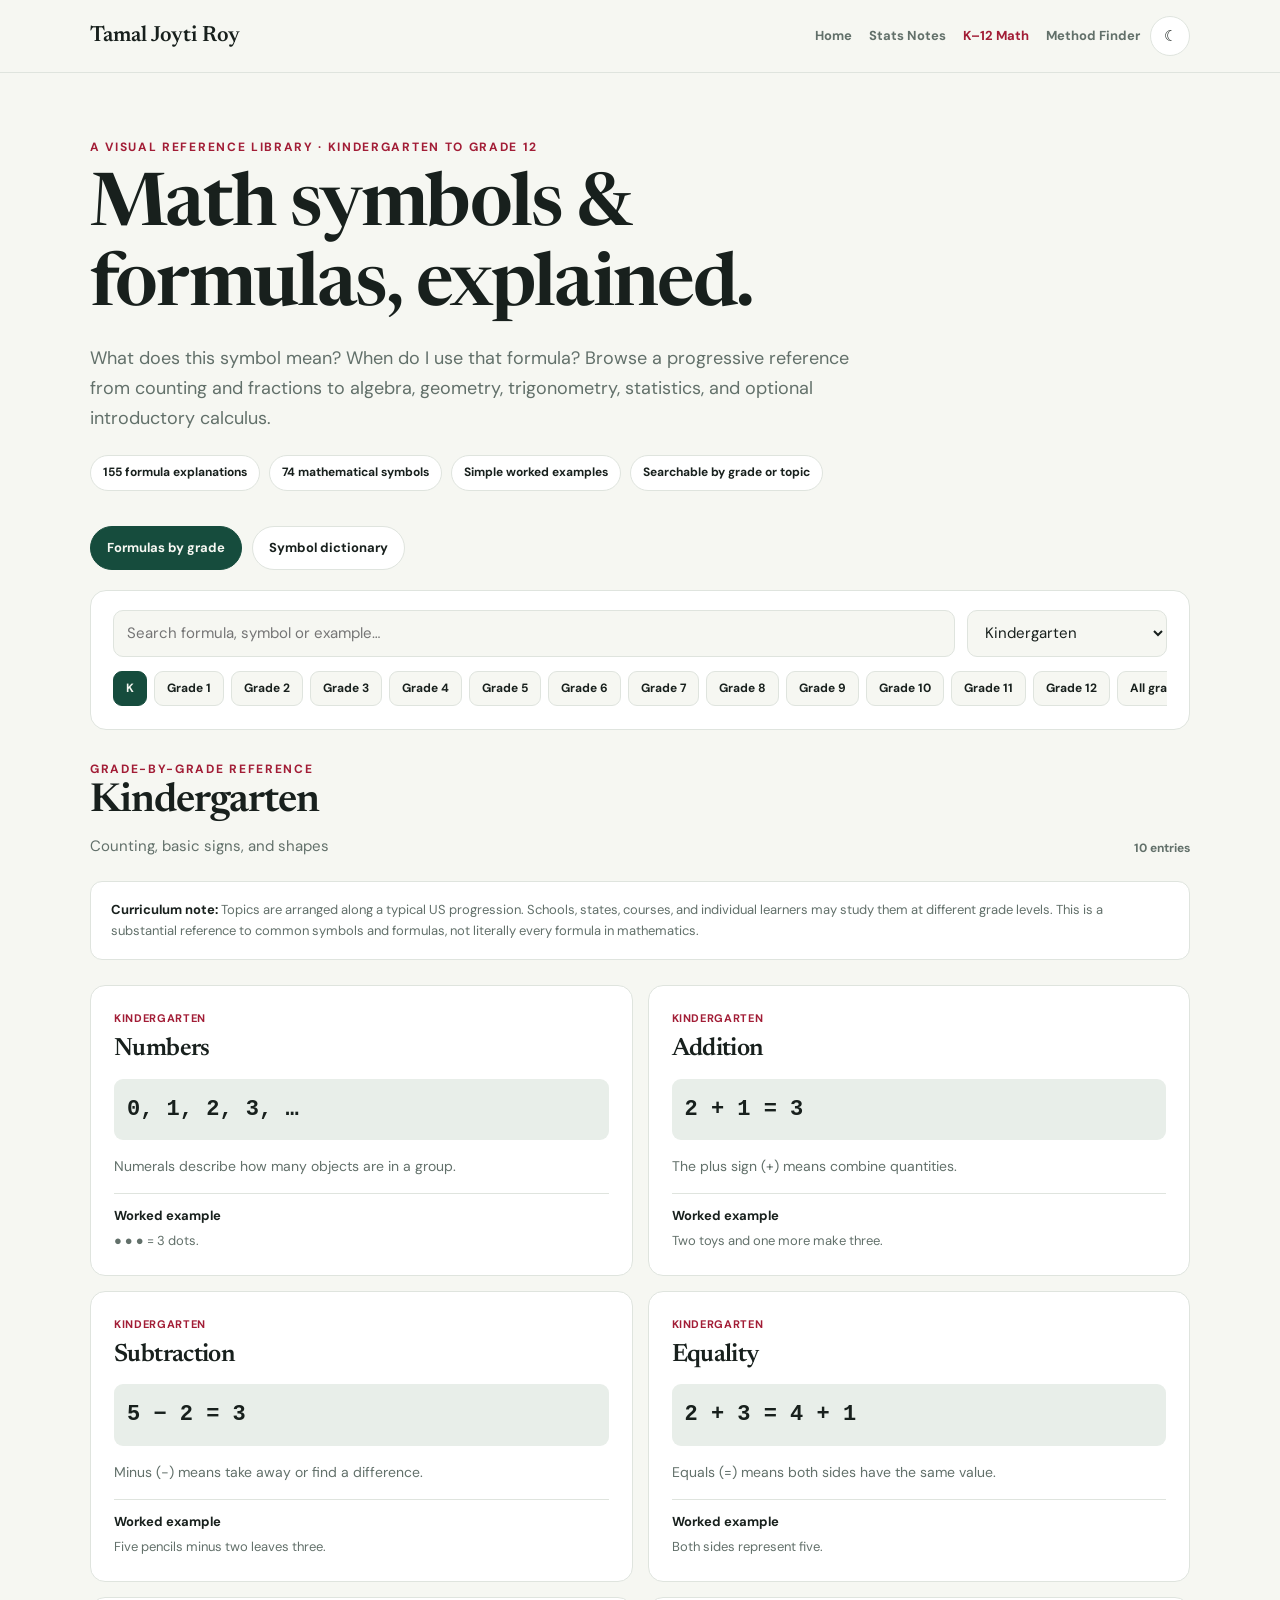
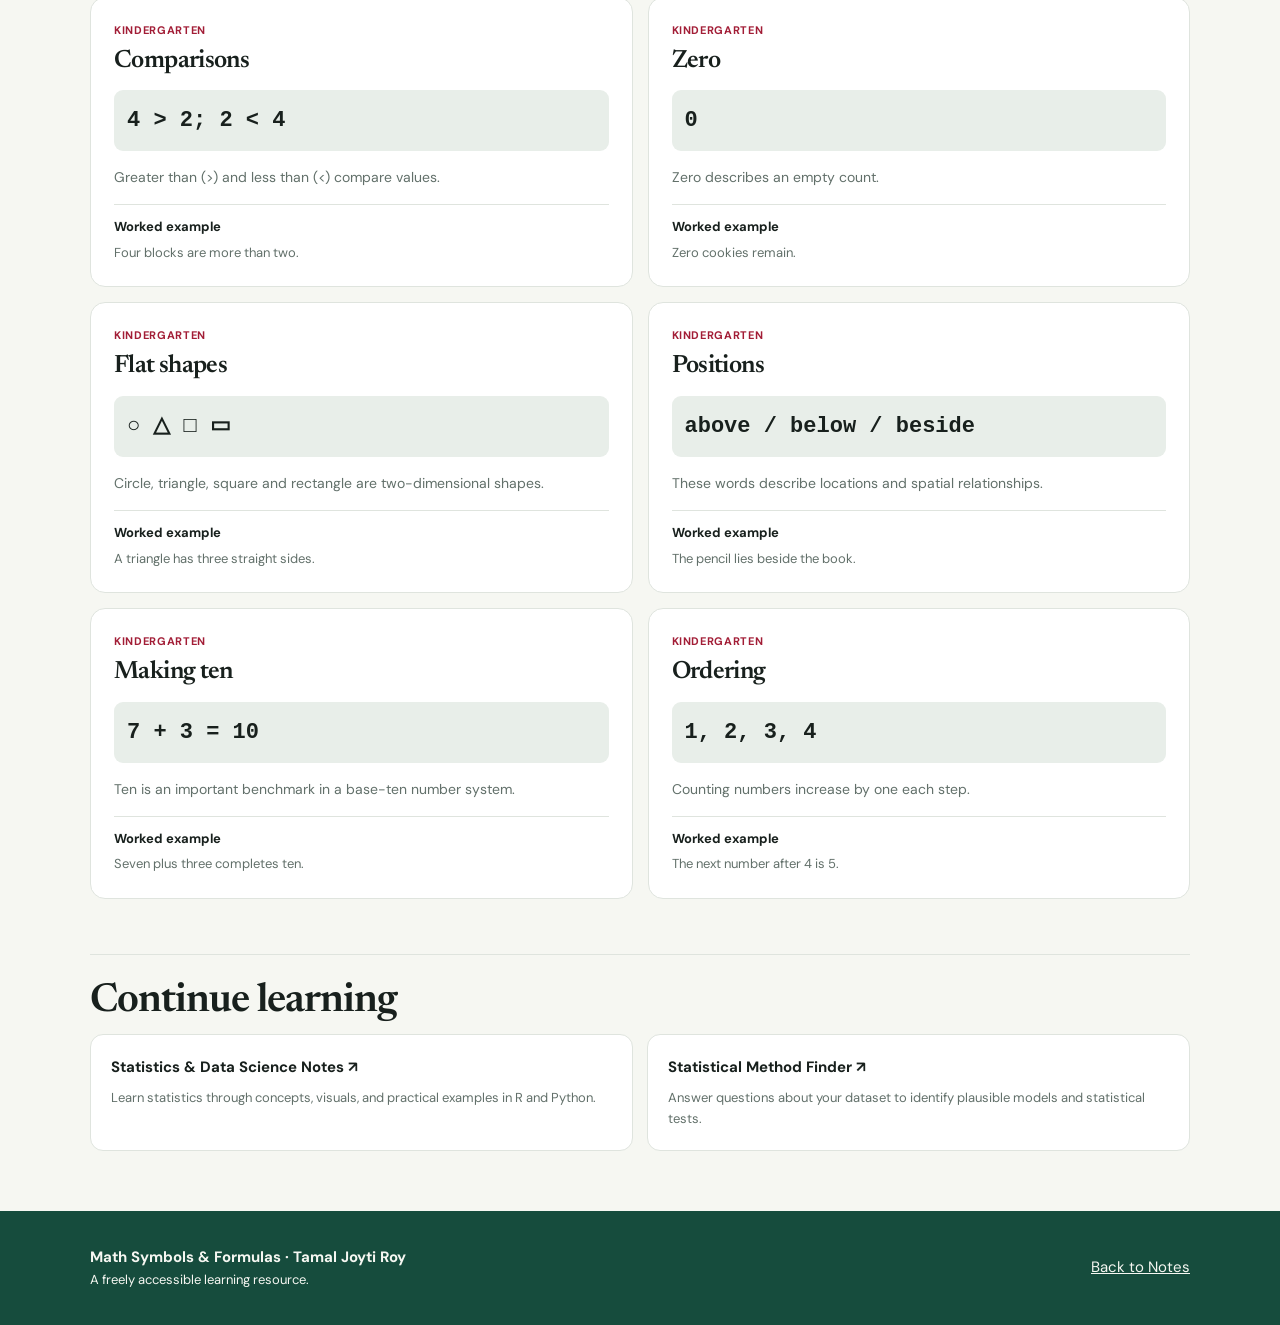
<file: math-symbols.html>
<!doctype html>
<html lang="en">
<head><meta charset="utf-8"><meta name="viewport" content="width=device-width,initial-scale=1">
<title>K–12 Math Symbols & Formulas | Tamal Joyti Roy</title>
<meta name="description" content="Search a progressive K–12 guide to mathematical symbols, formulas, definitions, and worked examples.">
<link rel="icon" href="favicon.svg" type="image/svg+xml">
<link rel="preconnect" href="https://fonts.googleapis.com"><link rel="preconnect" href="https://fonts.gstatic.com" crossorigin>
<link href="https://fonts.googleapis.com/css2?family=DM+Sans:wght@400;500;600;700&family=Newsreader:opsz,wght@6..72,500;6..72,600&display=swap" rel="stylesheet">
<script>(function(){var t;try{t=localStorage.getItem('theme')}catch(e){};if(t!=='dark'&&t!=='light')t=matchMedia('(prefers-color-scheme: dark)').matches?'dark':'light';document.documentElement.dataset.theme=t})();</script>
<style>
:root{--ink:#18201d;--muted:#62706a;--paper:#f6f7f2;--card:#fff;--accent:#a21d36;--green:#164c3d;--line:#dfe4de;--tint:#e8eee9;--nav:rgba(246,247,242,.94)}
[data-theme=dark]{color-scheme:dark;--ink:#e8ece9;--muted:#a0aea8;--paper:#0f1613;--card:#1a2320;--accent:#e85d75;--green:#7cc3a9;--line:#2a3530;--tint:#15251d;--nav:rgba(15,22,19,.94)}
*{box-sizing:border-box}html{scroll-behavior:smooth}body{margin:0;background:var(--paper);color:var(--ink);font:15px/1.65 "DM Sans",sans-serif}
button,input,select{font:inherit}button{cursor:pointer}a{color:var(--green)}:focus-visible{outline:3px solid var(--accent);outline-offset:3px}
.wrap{width:min(1100px,calc(100% - 38px));margin:0 auto}
.site-nav{position:sticky;z-index:10;top:0;background:var(--nav);border-bottom:1px solid var(--line);backdrop-filter:blur(14px)}
.site-nav .wrap{display:flex;min-height:72px;align-items:center;justify-content:space-between;gap:14px}.brand{font:600 22px Newsreader,serif;text-decoration:none;color:var(--ink)}
.navlinks{display:flex;gap:17px;align-items:center}.navlinks a{font-size:13px;color:var(--muted);font-weight:700;text-decoration:none}.navlinks a:hover,.navlinks a[aria-current]{color:var(--accent)}
.theme,.menu{border:1px solid var(--line);border-radius:50%;background:var(--card);color:var(--ink);height:40px;width:40px}.menu{display:none}
.hero{padding:65px 0 35px}.kicker{color:var(--accent);font-size:12px;text-transform:uppercase;letter-spacing:.14em;font-weight:700}
h1,h2,h3{font-family:Newsreader,serif;line-height:1.1;letter-spacing:-.025em}h1{font-weight:600;font-size:clamp(47px,7vw,73px);margin:10px 0 16px;max-width:810px}
h2{font-size:clamp(28px,3.7vw,40px);font-weight:600;margin:0 0 10px}h3{font-size:25px;font-weight:600;margin:0 0 8px}
.lead{color:var(--muted);font-size:18px;max-width:790px;margin:0}.micro{font-size:13px;color:var(--muted)}
.stats{display:flex;flex-wrap:wrap;gap:9px;margin-top:22px}.stat{padding:7px 12px;border:1px solid var(--line);border-radius:999px;background:var(--card);font-size:12px;font-weight:700}
.tabrow{display:flex;gap:10px;flex-wrap:wrap;margin-bottom:20px}.tab{border:1px solid var(--line);color:var(--ink);background:var(--card);border-radius:999px;padding:10px 16px;font-weight:700;font-size:13px}
.tab.active{background:var(--green);border-color:var(--green);color:var(--paper)}[data-theme=dark] .tab.active{color:#0e1510}
.tool{background:var(--card);border:1px solid var(--line);border-radius:16px;padding:19px 22px;margin-bottom:20px}
.filters{display:grid;grid-template-columns:1fr 200px;gap:12px}.filters input,.filters select{width:100%;min-height:47px;border:1px solid var(--line);border-radius:10px;background:var(--paper);color:var(--ink);padding:9px 13px}.gradebar{display:flex;overflow:auto;gap:7px;margin-top:14px;padding-bottom:4px}
.gradebar button{border:1px solid var(--line);border-radius:9px;white-space:nowrap;background:var(--paper);color:var(--ink);padding:7px 12px;font-size:12px;font-weight:700}.gradebar button[aria-pressed=true]{background:var(--green);color:var(--paper);border-color:var(--green)}[data-theme=dark] .gradebar button[aria-pressed=true]{color:#0e1510}
.chapter-info{display:flex;align-items:flex-end;justify-content:space-between;gap:18px;padding:10px 0 22px}.chapter-info p{margin:0;color:var(--muted)}.count{color:var(--muted);font-size:12px;font-weight:700}
.cards{display:grid;grid-template-columns:repeat(2,minmax(0,1fr));gap:15px;margin-bottom:55px}
.card{background:var(--card);border:1px solid var(--line);border-radius:15px;padding:23px;min-width:0}
.card .tag{font-size:11px;color:var(--accent);font-weight:700;letter-spacing:.06em;text-transform:uppercase}
.card h3{margin-top:9px}.formula{font-family:ui-monospace,"SFMono-Regular",Consolas,monospace;font-weight:700;font-size:clamp(16px,2vw,22px);padding:13px;border-radius:9px;background:var(--tint);overflow-wrap:anywhere;line-height:1.6;margin:15px 0}
.card p{color:var(--muted);margin:10px 0;font-size:14px}.example{border-top:1px solid var(--line);padding-top:11px;margin-top:15px;font-size:13px}.example strong{color:var(--ink)}.example span{display:block;color:var(--muted);margin-top:4px}
.symbol{display:flex;align-items:center;justify-content:center;min-height:72px;font:600 34px "Newsreader",serif;border:1px solid var(--line);border-radius:10px;background:var(--tint);margin-top:13px}
.note{border:1px solid var(--line);border-radius:12px;padding:17px 20px;background:var(--card);margin-bottom:25px;font-size:13px;color:var(--muted)}
.note strong{color:var(--ink)}.empty{padding:40px;text-align:center;border:1px dashed var(--line);border-radius:15px;color:var(--muted);grid-column:1/-1}
.resources{padding:25px 0 60px;border-top:1px solid var(--line)}.resource-grid{display:grid;grid-template-columns:repeat(2,1fr);gap:14px}.resource{display:block;text-decoration:none;color:var(--ink);background:var(--card);border:1px solid var(--line);border-radius:13px;padding:20px}.resource span{font-weight:700}.resource p{color:var(--muted);font-size:13px;margin:7px 0 0}
footer{padding:34px 0;background:var(--green);color:var(--paper)}footer .wrap{display:flex;justify-content:space-between;gap:20px;align-items:center}footer a{color:inherit}
@media(max-width:760px){.cards,.resource-grid{grid-template-columns:1fr}.hero{padding:46px 0 24px}.navlinks{display:none;position:absolute;top:72px;left:0;right:0;background:var(--card);border-bottom:1px solid var(--line);padding:20px;flex-direction:column;align-items:flex-start}.navlinks.open{display:flex}.menu{display:inline-block}.filters{grid-template-columns:1fr}.chapter-info{display:block}.chapter-info p{margin:10px 0}.lead{font-size:16px}.card{padding:18px}footer .wrap{display:block}}
@media(prefers-reduced-motion:reduce){html{scroll-behavior:auto}}
</style></head><body>
<nav class="site-nav"><div class="wrap"><a href="index.html" class="brand">Tamal Joyti Roy</a><div style="display:flex;align-items:center;gap:10px"><div class="navlinks" id="navlinks"><a href="index.html">Home</a><a href="notes.html">Stats Notes</a><a href="math-symbols.html" aria-current="page">K–12 Math</a><a href="method-finder.html">Method Finder</a></div><button id="theme" class="theme" type="button" aria-label="Toggle dark mode">☾</button><button id="menu" class="menu" type="button" aria-label="Open menu" aria-expanded="false">☰</button></div></div></nav>
<main><header class="hero wrap"><div class="kicker">A visual reference library · Kindergarten to Grade 12</div><h1>Math symbols & formulas, explained.</h1><p class="lead">What does this symbol mean? When do I use that formula? Browse a progressive reference from counting and fractions to algebra, geometry, trigonometry, statistics, and optional introductory calculus.</p><div class="stats"><span class="stat" id="formula-count">Core formulas</span><span class="stat" id="symbol-count">Symbol glossary</span><span class="stat">Simple worked examples</span><span class="stat">Searchable by grade or topic</span></div></header>
<div class="wrap"><div class="tabrow" role="tablist" aria-label="Reference mode"><button class="tab active" id="formulasTab" type="button" role="tab" aria-selected="true">Formulas by grade</button><button class="tab" id="symbolsTab" type="button" role="tab" aria-selected="false">Symbol dictionary</button></div>
<div class="tool"><div class="filters"><input id="search" type="search" placeholder="Search formula, symbol or example…" aria-label="Search formulas and symbols"><select id="selectGrade" aria-label="Select grade"><option value="K">Kindergarten</option></select></div><div class="gradebar" id="gradeButtons" aria-label="Choose grade level"></div></div>
<section aria-labelledby="displayTitle"><div class="chapter-info"><div><div class="kicker" id="displayKicker">Foundations</div><h2 id="displayTitle">Kindergarten</h2><p id="displayDescription"></p></div><span class="count" id="resultsCount" aria-live="polite"></span></div><div class="note" id="caveat"><strong>Curriculum note:</strong> Topics are arranged along a typical US progression. Schools, states, courses, and individual learners may study them at different grade levels. This is a substantial reference to common symbols and formulas, not literally every formula in mathematics.</div><div class="cards" id="cards"></div></section>
<section class="resources"><h2>Continue learning</h2><div class="resource-grid"><a href="notes.html" class="resource"><span>Statistics & Data Science Notes ↗</span><p>Learn statistics through concepts, visuals, and practical examples in R and Python.</p></a><a href="method-finder.html" class="resource"><span>Statistical Method Finder ↗</span><p>Answer questions about your dataset to identify plausible models and statistical tests.</p></a></div></section></div></main>
<footer><div class="wrap"><div><strong>Math Symbols & Formulas · Tamal Joyti Roy</strong><div style="font-size:13px">A freely accessible learning resource.</div></div><a href="notes.html">Back to Notes</a></div></footer>
<script>
(function(){
'use strict';
var chapters=[["K","Kindergarten","Counting, basic signs, and shapes",[["Numbers","0, 1, 2, 3, …","Numerals describe how many objects are in a group.","● ● ● = 3 dots."],["Addition","2 + 1 = 3","The plus sign (+) means combine quantities.","Two toys and one more make three."],["Subtraction","5 − 2 = 3","Minus (−) means take away or find a difference.","Five pencils minus two leaves three."],["Equality","2 + 3 = 4 + 1","Equals (=) means both sides have the same value.","Both sides represent five."],["Comparisons","4 > 2; 2 \u003c 4","Greater than (>) and less than (\u003c) compare values.","Four blocks are more than two."],["Zero","0","Zero describes an empty count.","Zero cookies remain."],["Flat shapes","○ △ □ ▭","Circle, triangle, square and rectangle are two-dimensional shapes.","A triangle has three straight sides."],["Positions","above / below / beside","These words describe locations and spatial relationships.","The pencil lies beside the book."],["Making ten","7 + 3 = 10","Ten is an important benchmark in a base-ten number system.","Seven plus three completes ten."],["Ordering","1, 2, 3, 4","Counting numbers increase by one each step.","The next number after 4 is 5."]]],["1","Grade 1","Place value, addition, subtraction, and fractions",[["Unknown number","6 + □ = 10","The box is a missing number that makes the equation true.","□ = 4."],["Additive identity","n + 0 = n","Adding zero does not change a number.","12 + 0 = 12."],["Commutative addition","a + b = b + a","Changing addend order does not change the sum.","4 + 3 = 3 + 4."],["Associative addition","(a + b) + c = a + (b + c)","Regrouping addends does not change their sum.","(1 + 2) + 3 = 1 + (2 + 3)."],["Subtraction and addition","9 − 4 = 5 ↔ 5 + 4 = 9","Addition can undo a subtraction.","The missing part is five."],["Tens and ones","36 = 30 + 6","The position of a digit controls its value.","3 tens and 6 ones make 36."],["Half","½ = 1/2","One of two equal parts of a whole.","Half a sandwich means two equal shares."],["Quarter","¼ = 1/4","One of four equal parts of a whole.","Four quarters form one whole."],["Time","3:30","The colon separates hours from minutes.","3:30 is half past three."],["Comparisons","17 \u003c 20","Compare place values starting from the left.","17 is less than 20."]]],["2","Grade 2","Regrouping, hundreds, arrays, and measurement",[["Expanded form","452 = 400 + 50 + 2","Split a number by place value.","4 hundreds, 5 tens, 2 ones."],["Regrouping addition","28 + 17 = 45","Ten ones can be exchanged for one ten.","8 + 7 = 15 ones."],["Regrouping subtraction","42 − 17 = 25","Borrow one ten as ten ones when necessary.","12 − 7 = 5 ones."],["Even numbers","2n","An even whole number is divisible into pairs.","8 = 2 × 4."],["Odd numbers","2n + 1","An odd whole number leaves one when paired.","9 = 2 × 4 + 1."],["Equal groups","4 + 4 + 4 = 12","Repeated addition models equal-size groups.","Three groups of four."],["Arrays","3 × 5 = 15","Multiplication can describe rows and columns.","Three rows of five dots."],["Measurement","1 m = 100 cm","Convert meters into centimeters.","2 m = 200 cm."],["Money","$1 = 100¢","A dollar contains 100 cents.","75¢ + 25¢ = $1."],["Length on a line","0, 1, 2, 3, …","Number lines show positions and distances.","Moving 3 units right of 2 reaches 5."]]],["3","Grade 3","Multiplication, division, fractions, and rectangles",[["Multiplication","5 × 6 = 30","The multiplication sign (×) combines equal groups.","Five groups of six contain 30."],["Division","30 ÷ 5 = 6","Division splits or groups a quantity equally.","Thirty split into five groups gives six each."],["Unknown factor","4 × x = 24","Find the number that makes a product.","x = 6."],["Distributive property","a(b + c) = ab + ac","Multiply each term within the parentheses.","3(4 + 2) = 12 + 6."],["Fraction notation","a/b","a is the numerator; b is the denominator, and b ≠ 0.","3/8 means three of eight equal parts."],["Unit fractions","1/n","One out of n equal parts of a whole.","1/4 is one-quarter."],["Equivalent fractions","2/4 = 1/2","Different numerator–denominator pairs can represent one value.","Two quarters equal one half."],["Rectangle area","A = length × width","A represents covered area in square units.","5 cm × 3 cm = 15 cm²."],["Rectangle perimeter","P = 2l + 2w","P is the total distance around a rectangle.","For l = 5 and w = 3, P = 16 cm."],["Rounding","47 ≈ 50","Approximately equal (≈) indicates a nearby value.","47 is closer to 50 than 40."],["Elapsed time","duration = end − start","Subtract start time from end time in consistent units.","2:10 to 2:45 = 35 minutes."]]],["4","Grade 4","Factors, fractions, decimals, and angles",[["Factors","3 × 8 = 24","Factors multiply to form a product.","3 and 8 are factors of 24."],["Multiples","6, 12, 18, 24, …","Multiples result from repeated multiplication by whole numbers.","24 is 6 × 4."],["Prime number","p = 7","A prime has exactly two positive factors, 1 and itself.","7 is prime; 1 is not prime."],["Composite number","12 = 3 × 4","Composite whole numbers greater than 1 have more than two positive factors.","12 is composite."],["Fraction equivalence","a/b = ak/bk","Multiply numerator and denominator by nonzero k.","2/3 = 6/9 with k = 3."],["Adding like fractions","a/c + b/c = (a+b)/c","Add numerators when nonzero denominators match.","2/7 + 3/7 = 5/7."],["Mixed numbers","2 1/3 = 7/3","Combine whole-number and fractional parts.","2 whole thirds plus 1 third = 7 thirds."],["Decimals","0.37 = 37/100","Decimal positions describe powers of ten.","0.37 is 3 tenths and 7 hundredths."],["Angles","90°, 180°, 360°","Degrees (°) measure turns: right, straight, and full.","A right angle is 90°."],["Parallel / perpendicular","∥ and ⟂","Parallel lines never meet in a plane; perpendicular lines cross at 90°.","Adjacent sides of a rectangle are perpendicular."],["Angle addition","30° + 60° = 90°","Adjacent nonoverlapping angles combine into a total angle.","Together they form a right angle."]]],["5","Grade 5","Fraction operations, powers of ten, volume, and coordinate grids",[["Order of operations","3 + 2 × 5 = 13","Multiplication is done before addition unless grouping changes the order.","3 + (2 × 5) = 13."],["Fraction addition","a/b + c/d = (ad + bc)/bd","Find a common denominator, with b and d nonzero.","1/2 + 1/3 = 5/6."],["Fraction multiplication","(a/b)(c/d) = ac/bd","Multiply numerators and denominators.","2/3 × 3/4 = 1/2."],["Division by a fraction","a ÷ (b/c) = a × (c/b)","Multiply by the reciprocal when b and c are nonzero.","3 ÷ 1/2 = 6."],["Decimal multiplication","0.4 × 0.3 = 0.12","Four tenths times three tenths is twelve hundredths.","(4/10)(3/10) = 12/100."],["Coordinates","(x, y)","The x-value gives horizontal position; y gives vertical position.","(3,2) is three right, two up."],["Rectangular-prism volume","V = lwh","Multiply length, width and height.","2 × 3 × 4 = 24 cm³."],["Prism base area","V = Bh","B is the area of a prism’s base; h is its height.","B = 12 cm², h = 5 cm → V = 60 cm³."],["Powers of ten","10³ = 1000","The exponent counts factors of ten.","10 × 10 × 10 = 1000."],["Average","mean = total ÷ number","Divide a sum by the number of values.","Mean of 4, 6, 8 is 6."],["Unit conversion","1 km = 1000 m","Multiply kilometers by one thousand to get meters.","2.5 km = 2500 m."]]],["6","Grade 6","Ratios, integers, expressions, statistics, and surface area",[["Ratio","a:b","Compare two quantities in a chosen order.","2 red:3 blue = 2:3."],["Unit rate","rate = total ÷ units","How much per one unit of time, distance, or quantity.","180 miles ÷ 3 hours = 60 mph."],["Percent","p% = p/100","A percent means per hundred.","25% = 0.25."],["Percent of a whole","part = percent × whole","Write percent as a decimal before multiplication.","20% of 50 = 0.20 × 50 = 10."],["Negative numbers","−5 \u003c 0 \u003c +5","The minus sign can indicate a value below zero.","−5 is left of zero on a number line."],["Absolute value","|−7| = 7","Vertical bars mean distance from zero.","|x| is never negative."],["Unknown variable","3x + 2","Letters stand for values that may vary or be unknown.","For x = 4, 3x + 2 = 14."],["Inequality signs","x ≥ 5; x ≤ 9","≥ means at least; ≤ means at most.","x ≥ 5 includes 5."],["Mean","x̄ = Σxᵢ/n","x̄ (x-bar) is the sample average; Σ means add all terms.","2, 4, 6 have mean 4."],["Interquartile range","IQR = Q₃ − Q₁","Subtract lower quartile from upper quartile.","Q₁=3, Q₃=9 → IQR=6."],["Surface area of cube","SA = 6s²","A cube has six square faces of side s.","s=2 gives 24 square units."]]],["7","Grade 7","Proportions, signed numbers, circles, probability",[["Proportion","a/b = c/d","Two ratios are equal, with denominators not zero.","2/3 = 8/12."],["Cross products","ad = bc","If two ratios are equal then their cross products are equal.","2 × 12 = 3 × 8."],["Proportional relationship","y = kx","k is constant of proportionality; the graph passes through the origin.","Three dollars per pen: y = 3x."],["Percent change","(new − old)/old × 100%","A signed percentage measures change relative to a nonzero old value.","40 to 50 is +25%."],["Simple interest","I = Prt","Principal P, annual decimal rate r, time t in years.","$200 at 5% for 2 years earns $20."],["Signed products","(−a)(−b) = ab","The product of two negative numbers is positive.","(−3)(−4)=12."],["Circle circumference","C = 2πr = πd","π (pi) times diameter gives distance around a circle.","r=3 → C=6π."],["Circle area","A = πr²","The area enclosed by a circle of radius r.","r=3 → A=9π."],["Triangle area","A = bh/2","b is base and h is its perpendicular height.","b=8,h=3 gives 12 units²."],["Probability","P(E) = favorable/possible","For equally likely outcomes, divide favorable counts by total counts.","Fair die: P(6)=1/6."],["Complement","P(not E) = 1 − P(E)","The event and its opposite add to probability one.","P(rain)=.3 → P(no rain)=.7."],["Scale factor","new = k × original","A positive scale factor rescales dimensions.","k=2 changes 4 cm into 8 cm."]]],["8","Grade 8","Exponents, roots, lines, and right-triangle geometry",[["Multiply same-base powers","aᵐ × aⁿ = aᵐ⁺ⁿ","Add the exponents when multiplying equal bases.","2³ × 2² = 2⁵ = 32."],["Divide same-base powers","aᵐ/aⁿ = aᵐ⁻ⁿ","Subtract exponents for a nonzero common base.","2⁵/2²=2³=8."],["Power of a power","(aᵐ)ⁿ = aᵐⁿ","Multiply the two exponents.","(2³)² = 2⁶."],["Zero power","a⁰ = 1 (a ≠ 0)","Any nonzero base to the power zero equals one.","7⁰=1."],["Negative power","a⁻ⁿ = 1/aⁿ","A negative exponent means reciprocal, not negative value.","2⁻³ = 1/8."],["Square root","√49 = 7","√ gives the nonnegative principal square root.","Solving x²=49 gives x=±7; √49 alone is 7."],["Cube root","∛(−8)=−2","A cube root reverses cubing.","(−2)³ = −8."],["Pythagorean theorem","a²+b²=c²","In a right triangle, c is the hypotenuse.","3²+4²=5²."],["Slope","m = (y₂−y₁)/(x₂−x₁)","Slope is rise divided by run; denominator must be nonzero.","(1,2) to (3,6) gives m=2."],["Line equation","y = mx + b","m is slope and b is y-intercept.","y=2x+3 crosses y-axis at 3."],["Function","f(x)=x+2","f(x) means output of function f at input x.","f(5)=7."],["Scientific notation","a×10ⁿ, 1≤|a|\u003c10","Write a nonzero number as a value times a power of ten.","450000=4.5×10⁵."]]],["9","Grade 9 / Algebra I","Linear equations, relations, functions, and quadratics",[["Linear equation","ax+b=c","Solve for x using inverse operations when a≠0.","2x+5=11 → x=3."],["Inequality reversal","−2x>6 ⇒ x\u003c−3","Dividing an inequality by a negative reverses its direction.","−2x > 6 means x \u003c −3."],["Standard line form","Ax+By=C","A common way to write a linear relationship.","2x+3y=12."],["Point–slope form","y−y₁=m(x−x₁)","A line with slope m through (x₁,y₁).","Through (1,2), m=3 → y−2=3(x−1)."],["Domain and range","domain: x; range: f(x)","Domain gives allowed inputs; range gives resulting outputs.","For f(x)=x² on real x, range ≥0."],["Intercepts","x-axis: y=0; y-axis: x=0","Set the other coordinate to zero to find intercepts.","y=2x+4 has x-intercept −2."],["Change in output","Δy/Δx","Δ (delta) means change; quotient represents average rate.","(0,4) to (2,10) gives slope 3."],["Quadratic form","ax²+bx+c, a≠0","A polynomial of degree two.","x²−5x+6."],["Factoring","x²+5x+6=(x+2)(x+3)","Express a polynomial as a product.","Roots are −2 and −3."],["Zero-product rule","ab=0 ⇒ a=0 or b=0","A real-number product is zero only if some factor is zero.","(x−2)(x+1)=0 gives x=2 or −1."],["Arithmetic sequence","aₙ=a₁+(n−1)d","The difference d between neighboring terms stays fixed.","3,7,11,... gives a₅=19."]]],["10","Grade 10 / Geometry","Angles, triangles, similarity, distance, and solids",[["Congruence","△ABC ≅ △DEF","Congruent triangles match in side lengths and angles.","Corresponding sides have equal length."],["Similarity","△ABC ∼ △DEF","Similar triangles match angles and proportional sides.","3–4–5 triangle is similar to 6–8–10."],["Triangle angle sum","A+B+C=180°","The interior angles of any Euclidean triangle sum to 180 degrees.","50°+60°+70°=180°."],["Polygon angle sum","(n−2)×180°","Interior angle total for a simple n-sided polygon.","Pentagon: 540°."],["Coordinate distance","d=√[(x₂−x₁)²+(y₂−y₁)²]","Find distance between points using the Pythagorean theorem.","(0,0) and (3,4) are 5 units apart."],["Midpoint","M=((x₁+x₂)/2,(y₁+y₂)/2)","Average the coordinates of endpoints.","(2,2),(6,4) → (4,3)."],["Arc length","L=(θ/360°)×2πr","A fraction of circle circumference for angle θ in degrees.","90° and r=4 gives L=2π."],["Sector area","A=(θ/360°)×πr²","A fraction of total disk area.","90° and r=4 gives A=4π."],["Cylinder volume","V=πr²h","Multiply circular base area by height.","r=2,h=3 gives 12π."],["Cone volume","V=(1/3)πr²h","One-third the corresponding cylinder volume.","r=3,h=4 gives 12π."],["Sphere volume","V=(4/3)πr³","Volume of a sphere with radius r.","r=3 gives 36π."],["Sphere surface area","SA=4πr²","Area of the curved outer sphere surface.","r=2 gives 16π."],["Sine (right triangle)","sin θ=opposite/hypotenuse","Relates an acute angle to a pair of side lengths.","3 opposite, 5 hypotenuse → sin θ=3/5."]]],["11","Grade 11 / Algebra II","Quadratic, complex, logarithmic, and sequence notation",[["Quadratic formula","x=(−b±√(b²−4ac))/(2a)","Solve ax²+bx+c=0 when a≠0; ± means plus or minus.","x²−5x+6=0 → x=2 or 3."],["Discriminant","D=b²−4ac","D>0: two real distinct roots; D=0: repeated; D\u003c0: none real.","x²+1=0 has D=−4."],["Vertex x-coordinate","xᵥ=−b/(2a)","Find horizontal location of quadratic vertex.","y=x²−4x+1 → xᵥ=2."],["Vertex form","y=a(x−h)²+k","Vertex is (h,k) for a nonzero a.","(x−2)²+3 has vertex (2,3)."],["Imaginary unit","i²=−1","Complex numbers combine real and imaginary parts.","√(−9)=3i (principal complex root)."],["Conjugate","z=a+bi; z̄=a−bi","Conjugating changes the sign of the imaginary component.","(2+3i)(2−3i)=13."],["Factor theorem","f(c)=0 ⇔ (x−c) divides f(x)","A polynomial zero corresponds to a linear factor.","f(2)=0 means (x−2) is a factor."],["Fractional exponents","a^(1/n)=ⁿ√a","Roots can be written as fractional powers, with domain restrictions.","16^(1/2)=4."],["Exponential model","y=abˣ","a is value when x=0; b>0 is the multiplicative factor.","100(1.05)ˣ grows 5% per unit x."],["Logarithm","log_b(x)=y ⇔ bʸ=x","A log asks for the power; b>0, b≠1, x>0.","log₂(8)=3."],["Log product","log_b(MN)=log_b M+log_b N","A product becomes a sum when M,N>0.","log₁₀(1000)=log₁₀(10)+log₁₀(100)."],["Geometric sequence","aₙ=a₁rⁿ⁻¹","Each term multiplies previous term by r.","2,6,18,... a₄=54."],["Geometric series","Sₙ=a₁(1−rⁿ)/(1−r)","Sum first n geometric terms when r≠1.","1+2+4+8=15."],["Binomial square","(a+b)²=a²+2ab+b²","Square a binomial by multiplying it by itself.","(x+3)²=x²+6x+9."]]],["12","Grade 12 / Precalculus & statistics","Trigonometry, counting, probability; optional calculus",[["Radian angle","180°=π radians","One full rotation is 2π radians.","90°=π/2."],["Unit circle","(cos θ, sin θ)","Coordinates at angle θ on a circle with radius one.","At θ=0, the point is (1,0)."],["Pythagorean trig identity","sin²θ+cos²θ=1","A consequence of the unit circle.","(3/5)²+(4/5)²=1."],["Tangent","tan θ=sinθ/cosθ","Tangent is sine over cosine where cosθ≠0.","tan 45°=1."],["Sine model","y=A sin(B(x−C))+D","Amplitude |A|; period 2π/|B|; shift C; midline D.","y=2sin(3x) has period 2π/3."],["Law of sines","a/sin A=b/sin B=c/sin C","Relates sides and their opposite angles in a triangle.","Helpful with two angles and one side."],["Law of cosines","c²=a²+b²−2ab cos C","Generalizes the Pythagorean theorem.","When C=90°, cos C=0."],["Vector magnitude","|v|=√(vₓ²+vᵧ²)","The length of a 2D vector.","(3,4) has length 5."],["Dot product","u·v=uₓvₓ+uᵧvᵧ","Multiply corresponding coordinates and add.","(1,2)·(3,4)=11."],["Factorial","n!=n(n−1)...1; 0!=1","Product of integers from one through n.","5!=120."],["Permutations","P(n,r)=n!/(n−r)!","Count ordered selections without replacement.","P(5,2)=20."],["Combinations","C(n,r)=n!/[r!(n−r)!]","Count unordered selections without replacement.","C(5,2)=10."],["Conditional probability","P(A|B)=P(A∩B)/P(B)","Chance of A given B occurred; P(B)>0.","0.2/0.4=0.5."],["z score","z=(x−μ)/σ","The number of population standard deviations from the mean.","x=85, μ=75, σ=5 → z=2."],["Population standard deviation","σ=√[Σ(xᵢ−μ)²/N]","Spread of population values around their mean.","For 1 and 3, μ=2 and σ=1."],["Sample standard deviation","s=√[Σ(xᵢ−x̄)²/(n−1)]","Spread estimate for a sample, using n−1 when n>1.","For 1,3,5: x̄=3, s=2."],["Derivative — optional","f′(x)=lim(h→0)[f(x+h)−f(x)]/h","Instantaneous rate of change where the limit exists.","For f(x)=x², f′(x)=2x."],["Integral — optional","∫ₐᵇ f(x)dx","Signed accumulation; area when f≥0.","∫ from 0 to 2 of x dx = 2."],["Fundamental theorem — optional","∫ₐᵇ f(x)dx=F(b)−F(a)","If F′=f and conditions hold, evaluate definite integrals.","∫ from 0 to 3 of 2x dx=9."]]]];
var symbols=[["Arithmetic","+","addition","3+2=5"],["Arithmetic","−","subtraction or negative sign","−4; 5−2=3"],["Arithmetic","×","multiplication","4×3=12"],["Arithmetic","÷","division","12÷4=3"],["Arithmetic","·","multiplication dot or vector dot product","a·b"],["Arithmetic","=","equal in value","2+1=3"],["Arithmetic","≠","not equal","3≠4"],["Arithmetic","≈","approximately equal","π≈3.14159"],["Arithmetic","\u003c","less than","3\u003c5"],["Arithmetic",">","greater than","8>6"],["Arithmetic","≤","less than or equal","x≤5"],["Arithmetic","≥","greater than or equal","x≥2"],["Arithmetic","±","plus or minus","x=±3"],["Arithmetic","%","per hundred","25%=0.25"],["Arithmetic","/","division, fraction bar, or ratio notation","3/4"],["Arithmetic","( )","grouping, function input, or coordinates","2(3+4); f(x)"],["Arithmetic","[ ]","grouping or intervals","[0,1]"],["Algebra","x,y,a,b","variables; meaning depends on the problem","y=mx+b"],["Algebra","x²","x raised to the second power","3²=9"],["Algebra","xⁿ","x raised to exponent n","2³=8"],["Algebra","√","principal square root","√9=3"],["Algebra","∛","cube root","∛8=2"],["Algebra","|x|","absolute value or magnitude","|−5|=5"],["Algebra","∝","proportional to","y∝x"],["Algebra","Δ","change or difference","Δx=x₂−x₁"],["Algebra","⇒","implies","x=2 ⇒ x²=4"],["Algebra","⇔","if and only if","x²=0 ⇔ x=0"],["Algebra","∞","infinity; not an ordinary real number","x→∞"],["Algebra","∈","is an element of","2∈{1,2,3}"],["Algebra","∉","is not an element of","4∉{1,2,3}"],["Algebra","ℕ","natural numbers; convention may include 0","1,2,3,..."],["Algebra","ℤ","integers","−2,−1,0,1"],["Algebra","ℚ","rational numbers","1/2∈ℚ"],["Algebra","ℝ","real numbers","√2∈ℝ"],["Geometry","π","ratio of circle circumference to diameter","C=πd"],["Geometry","°","degree angle unit","90°"],["Geometry","θ","an angle variable (theta)","sin θ"],["Geometry","∠","angle","∠ABC"],["Geometry","△","triangle","△ABC"],["Geometry","∥","parallel to","line a ∥ b"],["Geometry","⟂","perpendicular to","a ⟂ b"],["Geometry","≅","congruent","△ABC≅△DEF"],["Geometry","∼","similarity or asymptotic notation depending on context","△ABC∼△DEF"],["Geometry","r","radius, depending on context","A=πr²"],["Geometry","d","diameter or distance","d=2r"],["Statistics","Σ","summation, add terms","Σxᵢ"],["Statistics","x̄","sample mean (x-bar)","x̄=Σxᵢ/n"],["Statistics","μ","population mean (mu)","μ=E[X]"],["Statistics","σ","population standard deviation (sigma)","σ=√Var(X)"],["Statistics","σ²","population variance","σ²=Var(X)"],["Statistics","s","sample standard deviation","s² is sample variance"],["Statistics","n","sample size","n=30"],["Statistics","N","population size, depending on context","N=1000"],["Statistics","P(A)","probability of event A","P(A)=0.3"],["Statistics","A∩B","intersection: A and B","P(A∩B)"],["Statistics","A∪B","union: A or B, inclusive","P(A∪B)"],["Statistics","Aᶜ","complement: not A","P(Aᶜ)=1−P(A)"],["Statistics","| in P(A|B)","conditional on B","P(A|B)"],["Statistics","E[X]","expected value or mean","E[X]=ΣxP(x)"],["Statistics","Var(X)","variance of random variable X","Var(X)=E[(X−μ)²]"],["Statistics","ρ","population correlation (rho)","−1≤ρ≤1"],["Statistics","r","sample correlation (context-dependent)","r=0.75"],["Statistics","H₀","null hypothesis","H₀: μ=0"],["Statistics","H₁ / Hₐ","alternative hypothesis","H₁: μ≠0"],["Statistics","α","significance level or parameter in context","α=0.05"],["Statistics","β","slope or parameter; in power analysis, Type II error rate","β₁ in regression"],["Calculus","lim","limit as an input approaches a value","lim(x→0) f(x)"],["Calculus","f′(x)","derivative of f at x","f′(x)=2x"],["Calculus","d/dx","differentiate with respect to x","d(x²)/dx=2x"],["Calculus","∫","integral or accumulation","∫x dx"],["Calculus","dx","integration variable or differential","∫f(x)dx"],["Calculus","∂","partial derivative symbol","∂f/∂x"],["Calculus","∇","gradient operator (nabla)","∇f"],["Calculus","∑","summation in many mathematical settings","∑ᵢ xᵢ"]];
var selected='K',mode='formula';
var byId=function(id){return document.getElementById(id)};
var cardRoot=byId('cards'),search=byId('search'),chooseGrade=byId('selectGrade');
byId('formula-count').textContent=chapters.reduce(function(sum,c){return sum+c[3].length},0)+' formula explanations';
byId('symbol-count').textContent=symbols.length+' mathematical symbols';
function el(tag,text,cls){var e=document.createElement(tag);if(text!==undefined)e.textContent=text;if(cls)e.className=cls;return e}
function updateGradeButtons(){
var bar=byId('gradeButtons');bar.replaceChildren();
chapters.forEach(function(c){
var b=el('button',c[0]==='K'?'K':'Grade '+c[0]);
b.type='button';b.setAttribute('aria-pressed',String(mode==='formula'&&selected===c[0]));
b.addEventListener('click',function(){selected=c[0];chooseGrade.value=selected;mode='formula';setTabs();render()});
bar.appendChild(b);
});
var all=el('button','All grades');
all.type='button';all.setAttribute('aria-pressed',String(mode==='formula'&&selected==='all'));
all.addEventListener('click',function(){mode='formula';selected='all';chooseGrade.value='all';setTabs();render()});
bar.appendChild(all);
}
function setTabs(){
byId('formulasTab').classList.toggle('active',mode==='formula');byId('symbolsTab').classList.toggle('active',mode==='symbols');
byId('formulasTab').setAttribute('aria-selected',String(mode==='formula'));byId('symbolsTab').setAttribute('aria-selected',String(mode==='symbols'));
chooseGrade.disabled=mode==='symbols';
byId('gradeButtons').hidden=mode==='symbols';
byId('caveat').hidden=mode==='symbols';
}
function render(){
var query=search.value.trim().toLocaleLowerCase();
cardRoot.replaceChildren();
var listed=[];
if(mode==='formula'){
var scope=chapters.filter(function(c){return selected==='all'||c[0]===selected});
scope.forEach(function(c){c[3].forEach(function(r){listed.push({grade:c[0],row:r})})});
listed=listed.filter(function(x){return [x.grade].concat(x.row).join(' ').toLocaleLowerCase().includes(query)});
var current=chapters.find(function(c){return c[0]===selected});
byId('displayKicker').textContent=selected==='all'?'Complete K–12 library':'Grade-by-grade reference';
byId('displayTitle').textContent=current?current[1]:'All grades (K–12)';
byId('displayDescription').textContent=current?current[2]:'Explore common formulas across kindergarten, elementary, middle, and high school mathematics.';
}else{
listed=symbols.filter(function(r){return r.join(' ').toLocaleLowerCase().includes(query)}).map(function(r){return{row:r}});
byId('displayKicker').textContent='Symbol dictionary';
byId('displayTitle').textContent='What does that symbol mean?';
byId('displayDescription').textContent='Search common arithmetic, algebraic, geometric, statistical, and introductory calculus notation. Meaning can vary with context.';
}
byId('resultsCount').textContent=listed.length+' '+(listed.length===1?'entry':'entries');
if(!listed.length){cardRoot.appendChild(el('div','No matching entries. Try a broader search.','empty'));updateGradeButtons();return}
var fragment=document.createDocumentFragment();
listed.forEach(function(item){
var r=item.row;
var card=el('article',undefined,'card');
if(mode==='formula'){
card.appendChild(el('div',item.grade==='K'?'Kindergarten':'Grade '+item.grade,'tag'));
card.appendChild(el('h3',r[0]));
card.appendChild(el('div',r[1],'formula'));
card.appendChild(el('p',r[2]));
var example=el('div',undefined,'example');example.appendChild(el('strong','Worked example'));example.appendChild(el('span',r[3]));card.appendChild(example);
}else{
card.appendChild(el('div',r[0],'tag'));
card.appendChild(el('div',r[1],'symbol'));
card.appendChild(el('h3',r[2]));
var example=el('div',undefined,'example');example.appendChild(el('strong','Example of use'));example.appendChild(el('span',r[3]));card.appendChild(example);
}
fragment.appendChild(card);
});
cardRoot.appendChild(fragment);
updateGradeButtons();
}
chapters.forEach(function(c){var opt=el('option',c[1]);opt.value=c[0];chooseGrade.appendChild(opt)});
var all=el('option','All grades');all.value='all';chooseGrade.appendChild(all);
chooseGrade.addEventListener('change',function(){selected=this.value;render()});
search.addEventListener('input',render);
byId('formulasTab').addEventListener('click',function(){mode='formula';setTabs();render()});
byId('symbolsTab').addEventListener('click',function(){mode='symbols';setTabs();render()});
byId('theme').addEventListener('click',function(){
var t=document.documentElement.dataset.theme==='dark'?'light':'dark';document.documentElement.dataset.theme=t;byId('theme').textContent=t==='dark'?'☀':'☾';try{localStorage.setItem('theme',t)}catch(e){}
});
byId('theme').textContent=document.documentElement.dataset.theme==='dark'?'☀':'☾';
byId('menu').addEventListener('click',function(){var opened=byId('navlinks').classList.toggle('open');byId('menu').textContent=opened?'✕':'☰';byId('menu').setAttribute('aria-expanded',String(opened))});
byId('navlinks').querySelectorAll('a').forEach(function(a){a.addEventListener('click',function(){byId('navlinks').classList.remove('open');byId('menu').setAttribute('aria-expanded','false')})});
setTabs();render();
})();
</script></body></html>
</file>
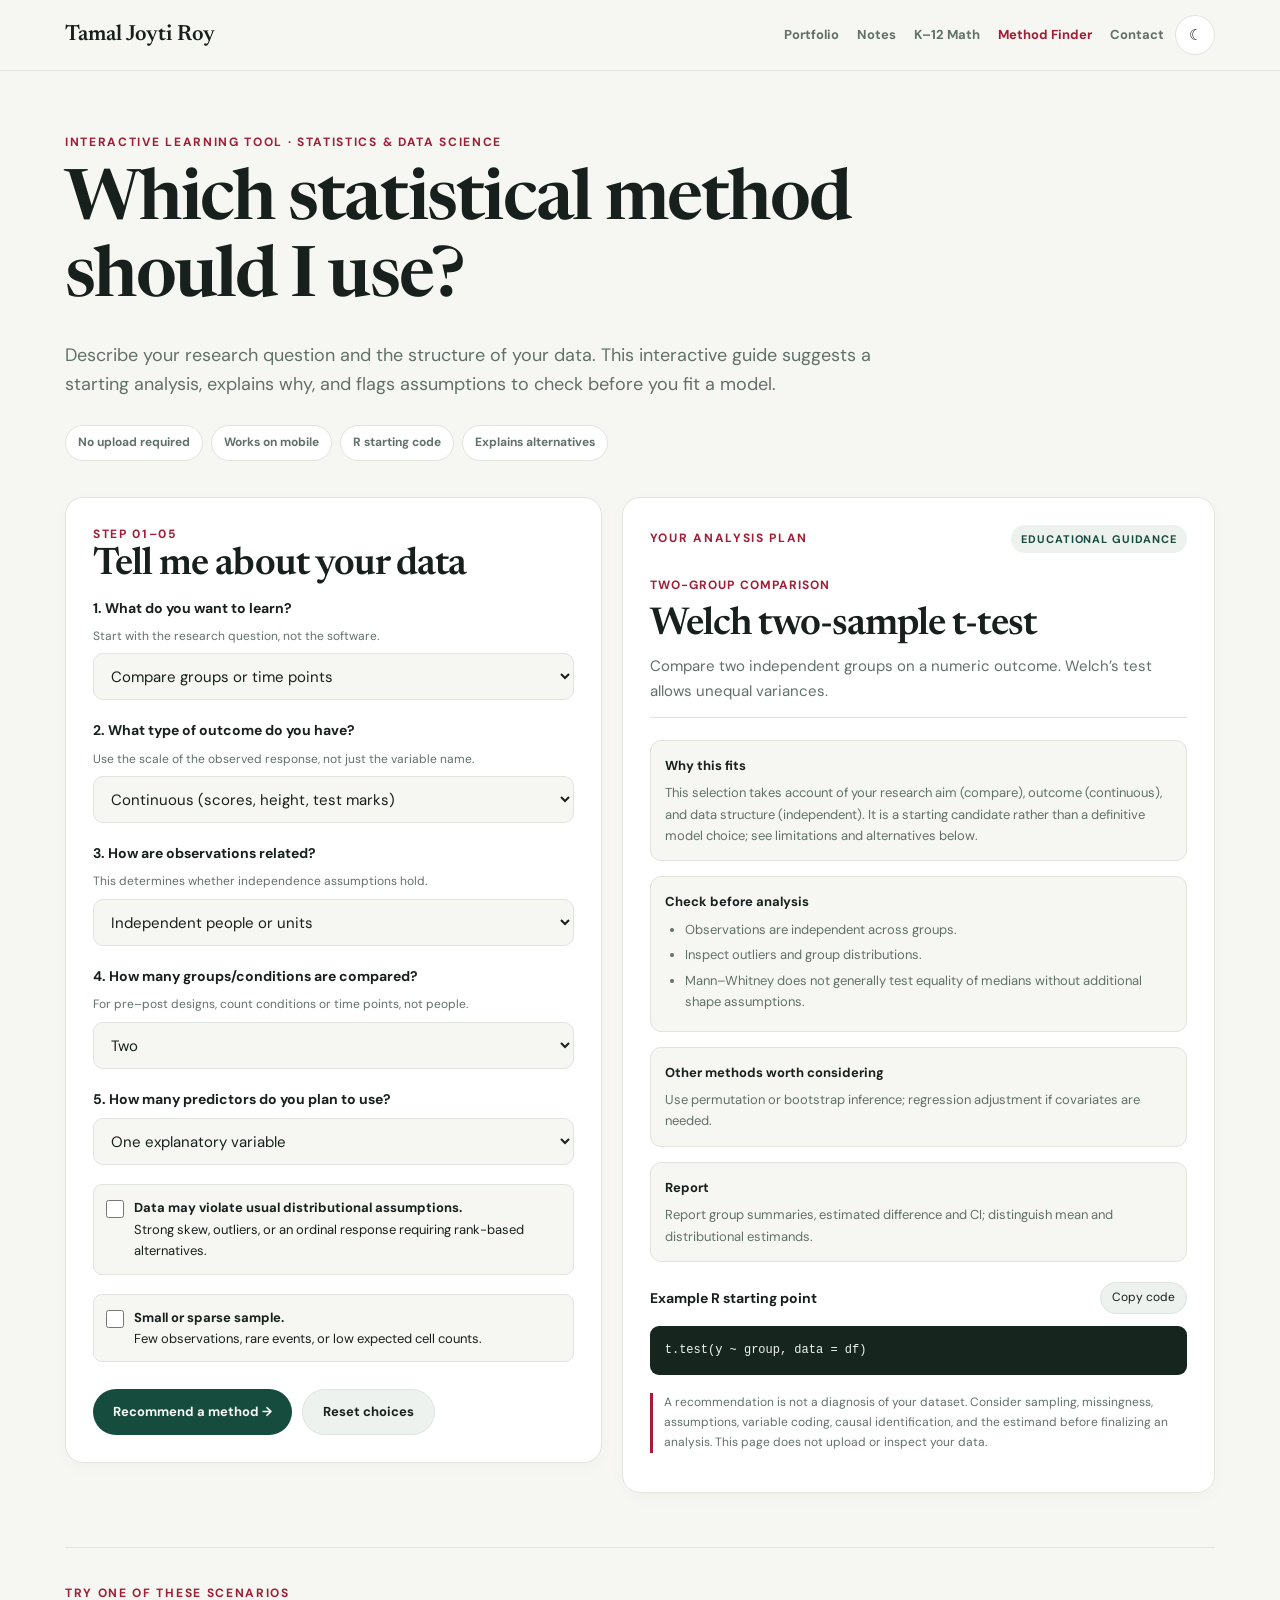
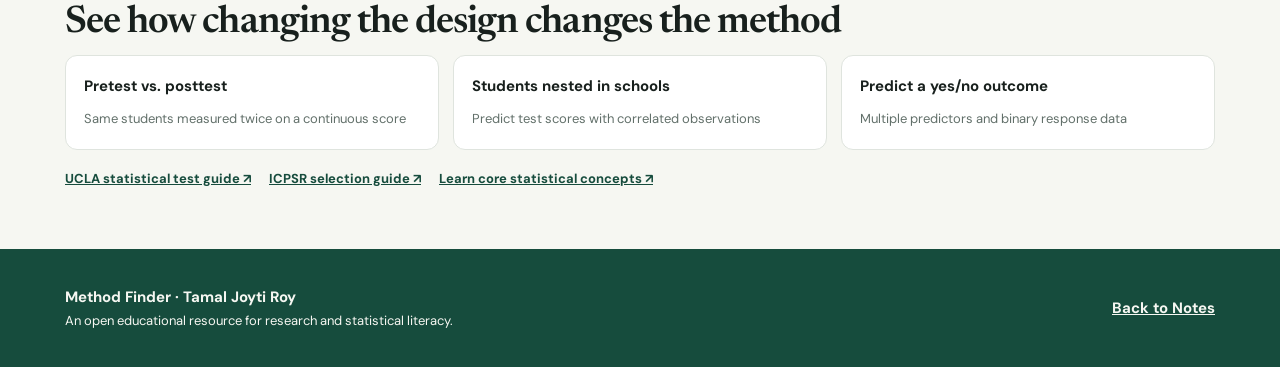
<file: method-finder.html>
<!doctype html>
<html lang="en">
<head>
<meta charset="utf-8"><meta name="viewport" content="width=device-width,initial-scale=1">
<title>Statistical Method Finder | Tamal Joyti Roy</title>
<meta name="description" content="An interactive guide to choosing statistical models based on research aims, outcome types, group structure and study design.">
<link rel="icon" href="favicon.svg" type="image/svg+xml">
<link rel="preconnect" href="https://fonts.googleapis.com"><link rel="preconnect" href="https://fonts.gstatic.com" crossorigin>
<link href="https://fonts.googleapis.com/css2?family=DM+Sans:wght@400;500;600;700&family=Newsreader:opsz,wght@6..72,500;6..72,600&display=swap" rel="stylesheet">
<script>
(function(){var t;try{t=localStorage.getItem('theme')}catch(e){};if(t!=='dark'&&t!=='light')t=matchMedia('(prefers-color-scheme: dark)').matches?'dark':'light';document.documentElement.setAttribute('data-theme',t)})();
</script>
<style>
:root{--ink:#18201d;--muted:#62706a;--paper:#f6f7f2;--card:#fff;--accent:#a21d36;--green:#164c3d;--line:#dfe4de;--nav:rgba(246,247,242,.94);--tint:#edf2ee;--code:#17251f}
[data-theme=dark]{color-scheme:dark;--ink:#e8ece9;--muted:#a0aea8;--paper:#0f1613;--card:#1a2320;--accent:#e85d75;--green:#7cc3a9;--line:#2a3530;--nav:rgba(15,22,19,.94);--tint:#182c23;--code:#0b1410}
*{box-sizing:border-box}html{scroll-behavior:smooth}body{margin:0;background:var(--paper);color:var(--ink);font:15px/1.65 "DM Sans",sans-serif}
a{color:var(--green)}button,select{font:inherit}button:focus-visible,select:focus-visible,a:focus-visible{outline:3px solid var(--accent);outline-offset:3px}
.wrap{width:min(1150px,calc(100% - 36px));margin:auto}
nav.site{position:sticky;top:0;z-index:10;background:var(--nav);backdrop-filter:blur(14px);border-bottom:1px solid var(--line)}
nav.site .wrap{display:flex;align-items:center;justify-content:space-between;min-height:70px;gap:14px}
.brand{font:600 22px Newsreader,serif;text-decoration:none;color:var(--ink)}.navlinks{display:flex;align-items:center;gap:18px}.navlinks a{font-weight:700;font-size:13px;text-decoration:none;color:var(--muted)}.navlinks a:hover,.navlinks a[aria-current]{color:var(--accent)}
.menu,.theme{width:40px;height:40px;border:1px solid var(--line);background:var(--card);color:var(--ink);border-radius:50%;cursor:pointer}.menu{display:none}
.hero{padding:62px 0 36px}.kicker{color:var(--accent);font-size:12px;letter-spacing:.14em;text-transform:uppercase;font-weight:700}
h1,h2,h3{font-family:Newsreader,serif;line-height:1.1;letter-spacing:-.025em}h1{font-size:clamp(45px,6vw,70px);margin:12px 0 22px;font-weight:600;max-width:860px}h2{font-size:clamp(28px,3vw,38px);font-weight:600;margin:0 0 10px}h3{font-size:25px;font-weight:600;margin:0 0 10px}
.hero p{font-size:18px;color:var(--muted);max-width:850px;margin:0}
.chips{display:flex;gap:8px;flex-wrap:wrap;margin-top:25px}.chip{font-size:12px;font-weight:700;border-radius:99px;border:1px solid var(--line);padding:7px 12px;background:var(--card);color:var(--muted)}
.layout{display:grid;grid-template-columns:minmax(0,.95fr) minmax(0,1.05fr);gap:20px;align-items:start;padding-bottom:54px}
.panel{background:var(--card);border:1px solid var(--line);border-radius:18px;padding:27px;min-width:0;box-shadow:0 5px 18px rgba(0,0,0,.025)}
.controls{display:grid;gap:19px}.field{display:grid;gap:7px}.field label{display:block;font-size:14px;font-weight:700}.field p{font-size:12px;color:var(--muted);margin:0}
select{width:100%;min-height:47px;padding:10px 36px 10px 13px;border-radius:10px;border:1px solid var(--line);background:var(--paper);color:var(--ink)}
.togglebox{display:flex;align-items:flex-start;gap:10px;padding:12px;background:var(--paper);border-radius:9px;border:1px solid var(--line);cursor:pointer}
.togglebox input{width:18px;height:18px;flex:none;margin:3px 0 0;accent-color:var(--green)}
.togglebox span{font-size:13px}.form-actions{display:flex;gap:10px;flex-wrap:wrap;margin-top:8px}
.btn{border:none;border-radius:999px;padding:11px 20px;cursor:pointer;font-weight:700;font-size:13px}.btn.primary{background:var(--green);color:var(--paper)}[data-theme=dark] .btn.primary{color:#0f1613}
.btn.secondary{background:var(--tint);color:var(--ink);border:1px solid var(--line)}
.result{position:sticky;top:89px}.result-head{display:flex;align-items:center;justify-content:space-between;gap:12px}.status{font-size:11px;letter-spacing:.08em;font-weight:700;text-transform:uppercase;color:var(--green);background:var(--tint);border-radius:100px;padding:5px 10px}
.recommendation{padding:23px 0 13px;border-bottom:1px solid var(--line)}.recommendation h3{font-size:clamp(26px,3vw,39px);margin:8px 0}.recommendation p{color:var(--muted);margin:8px 0 0}
.eyebrow{font-weight:700;color:var(--accent);font-size:12px;text-transform:uppercase;letter-spacing:.09em}
.details{display:grid;gap:15px;margin-top:22px}.detail{border:1px solid var(--line);background:var(--paper);border-radius:11px;padding:14px}.detail b{display:block;font-size:13px;margin-bottom:6px}.detail p,.detail ul{font-size:13px;color:var(--muted);margin:0}.detail ul{padding-left:20px}.detail li{margin:4px 0}
pre{background:var(--code);color:#eef5f0;white-space:pre;overflow:auto;border-radius:9px;padding:15px;font-size:12px;line-height:1.6;tab-size:2}
.code-title{display:flex;justify-content:space-between;gap:10px;align-items:center;margin:20px 0 8px}.code-title strong{font-size:14px}.code-title button{background:var(--tint);border:1px solid var(--line);border-radius:99px;padding:5px 11px;color:var(--ink);cursor:pointer;font-size:12px}
.disclaimer{margin-top:18px;color:var(--muted);font-size:12px;border-left:3px solid var(--accent);padding-left:11px}
.info{border-top:1px solid var(--line);padding:36px 0 60px}.info p{color:var(--muted)}.examples{display:grid;grid-template-columns:repeat(3,minmax(0,1fr));gap:14px}
.example{cursor:pointer;text-align:left;border:1px solid var(--line);border-radius:12px;background:var(--card);padding:18px;color:var(--ink)}
.example b{display:block;font-size:15px;margin-bottom:7px}.example span{color:var(--muted);font-size:13px}
.resources{display:flex;gap:18px;flex-wrap:wrap;padding-top:18px}.resources a{font-size:13px;font-weight:700}
footer{background:var(--green);color:var(--paper);padding:36px 0}footer .wrap{display:flex;align-items:center;justify-content:space-between;gap:25px}footer a{color:inherit;font-weight:700}
@media(max-width:850px){.layout{grid-template-columns:1fr}.result{position:static}.examples{grid-template-columns:1fr}.hero{padding:44px 0 28px}}
@media(max-width:650px){.navlinks{display:none;position:absolute;left:0;right:0;top:70px;padding:22px;background:var(--card);border-bottom:1px solid var(--line);flex-direction:column;align-items:flex-start}.navlinks.open{display:flex}.menu{display:inline-block}.panel{padding:20px}.hero p{font-size:16px}footer .wrap{display:block}footer a{display:inline-block;margin-top:14px}}
@media(prefers-reduced-motion:reduce){html{scroll-behavior:auto}}
</style></head><body>
<nav class="site"><div class="wrap"><a class="brand" href="index.html">Tamal Joyti Roy</a><div style="display:flex;align-items:center;gap:11px"><div class="navlinks" id="navlinks"><a href="index.html">Portfolio</a><a href="notes.html">Notes</a><a href="math-symbols.html">K–12 Math</a><a href="method-finder.html" aria-current="page">Method Finder</a><a href="index.html#contact">Contact</a></div><button class="theme" type="button" id="theme" aria-label="Toggle dark mode">☾</button><button class="menu" type="button" id="menu" aria-label="Open menu" aria-expanded="false">☰</button></div></div></nav>
<main><header class="hero wrap"><div class="kicker">Interactive learning tool · Statistics & data science</div><h1>Which statistical method should I use?</h1><p>Describe your research question and the structure of your data. This interactive guide suggests a starting analysis, explains why, and flags assumptions to check before you fit a model.</p><div class="chips"><span class="chip">No upload required</span><span class="chip">Works on mobile</span><span class="chip">R starting code</span><span class="chip">Explains alternatives</span></div></header>
<div class="wrap layout">
<section class="panel" aria-labelledby="questions-title"><div class="kicker">Step 01–05</div><h2 id="questions-title">Tell me about your data</h2>
<form id="wizard" class="controls">
<div class="field"><label for="goal">1. What do you want to learn?</label><p>Start with the research question, not the software.</p><select id="goal"><option value="compare">Compare groups or time points</option><option value="predict">Explain or predict an outcome</option><option value="associate">Measure relationships between variables</option><option value="describe">Summarize or describe a sample</option><option value="measurement">Measure a latent construct (questionnaire/items)</option><option value="mediation">Test an indirect/mediation pathway</option><option value="moderation">Test moderation or an interaction</option><option value="profiles">Identify latent profiles or classes</option><option value="growth">Study trajectories or growth over time</option></select></div>
<div class="field"><label for="outcome">2. What type of outcome do you have?</label><p>Use the scale of the observed response, not just the variable name.</p><select id="outcome"><option value="continuous">Continuous (scores, height, test marks)</option><option value="binary">Binary (yes/no, success/failure)</option><option value="ordinal">Ordinal (ordered ratings or Likert items)</option><option value="nominal">Nominal (3+ unordered categories)</option><option value="count">Count (number of events)</option><option value="survival">Time to event (with possible censoring)</option><option value="latent">Multiple items measuring a construct</option></select></div>
<div class="field"><label for="structure">3. How are observations related?</label><p>This determines whether independence assumptions hold.</p><select id="structure"><option value="independent">Independent people or units</option><option value="paired">Paired or matched observations (two conditions)</option><option value="repeated">Repeated measures (3+ observations per unit)</option><option value="clustered">Clustered or nested (students in schools, etc.)</option></select></div>
<div class="field"><label for="groups">4. How many groups/conditions are compared?</label><p>For pre–post designs, count conditions or time points, not people.</p><select id="groups"><option value="two">Two</option><option value="many">Three or more</option><option value="one">One sample versus a benchmark</option><option value="none">Not applicable</option></select></div>
<div class="field"><label for="predictors">5. How many predictors do you plan to use?</label><select id="predictors"><option value="single">One explanatory variable</option><option value="multiple">Several predictors/covariates</option></select></div>
<label class="togglebox"><input id="skew" type="checkbox"><span><strong>Data may violate usual distributional assumptions.</strong><br>Strong skew, outliers, or an ordinal response requiring rank-based alternatives.</span></label>
<label class="togglebox"><input id="small" type="checkbox"><span><strong>Small or sparse sample.</strong><br>Few observations, rare events, or low expected cell counts.</span></label>
<div class="form-actions"><button class="btn primary" type="submit">Recommend a method →</button><button class="btn secondary" id="reset" type="button">Reset choices</button></div>
</form></section>
<section class="panel result" id="result" aria-live="polite" aria-labelledby="result-title"><div class="result-head"><div class="kicker">Your analysis plan</div><span class="status">Educational guidance</span></div>
<div class="recommendation"><div class="eyebrow" id="category">Recommended starting point</div><h3 id="result-title">Welch two-sample t-test</h3><p id="explanation">Compare two independent groups on a continuous outcome without assuming equal group variances.</p></div>
<div class="details">
<div class="detail"><b>Why this fits</b><p id="reason">The outcome is continuous and observations come from different people in two groups.</p></div>
<div class="detail"><b>Check before analysis</b><ul id="assumptions"></ul></div>
<div class="detail"><b>Other methods worth considering</b><p id="alternatives"></p></div>
<div class="detail"><b>Report</b><p id="report"></p></div>
</div>
<div class="code-title"><strong>Example R starting point</strong><button id="copy" type="button">Copy code</button></div>
<pre id="rcode" tabindex="0"><code></code></pre>
<p class="disclaimer">A recommendation is not a diagnosis of your dataset. Consider sampling, missingness, assumptions, variable coding, causal identification, and the estimand before finalizing an analysis. This page does not upload or inspect your data.</p>
</section>
</div>
<section class="info wrap"><div class="kicker">Try one of these scenarios</div><h2>See how changing the design changes the method</h2>
<div class="examples"><button class="example" data-preset="prepost" type="button"><b>Pretest vs. posttest</b><span>Same students measured twice on a continuous score</span></button><button class="example" data-preset="cluster" type="button"><b>Students nested in schools</b><span>Predict test scores with correlated observations</span></button><button class="example" data-preset="binary" type="button"><b>Predict a yes/no outcome</b><span>Multiple predictors and binary response data</span></button></div>
<div class="resources"><a href="https://stats.oarc.ucla.edu/other/mult-pkg/whatstat/" target="_blank" rel="noopener noreferrer">UCLA statistical test guide ↗</a><a href="https://www.icpsr.umich.edu/sites/icpsr/teaching-learning/build-your-data-skills/choosing-the-right-statistical-test" target="_blank" rel="noopener noreferrer">ICPSR selection guide ↗</a><a href="notes.html">Learn core statistical concepts ↗</a></div>
</section></main><footer><div class="wrap"><div><strong>Method Finder · Tamal Joyti Roy</strong><div style="font-size:13px">An open educational resource for research and statistical literacy.</div></div><a href="notes.html">Back to Notes</a></div></footer>
<script>
(function(){
'use strict';
var fields=['goal','outcome','structure','groups','predictors'],checks=['skew','small'];
var form=document.getElementById('wizard'),codeOutput=document.querySelector('#rcode code');
var el=function(id){return document.getElementById(id)};
function value(id){return el(id).value}
function details(main,why,assumptions,alternatives,report,code,label){
return{main:main,why:why,assumptions:assumptions,alternatives:alternatives,report:report,code:code,label:label||'Recommended starting point'};
}
function choose(){
var goal=value('goal'),o=value('outcome'),s=value('structure'),g=value('groups'),multi=value('predictors')==='multiple',skew=el('skew').checked,small=el('small').checked;
var clustered=s==='clustered',repeated=s==='repeated',paired=s==='paired',dependent=clustered||repeated;
var d;
if(goal==='mediation'){
d=details('Mediation analysis: path model / structural equation modeling','Estimate an indirect association through a proposed mediator. For simple observed-variable pathways, a regression-based mediation model or path analysis can estimate direct and indirect effects.',['Specify the exposure X, mediator M, and outcome Y before analysis.','Clearly justify temporal order and possible confounders of X→M and M→Y.','Use bootstrap or appropriate robust uncertainty intervals for the indirect effect; cross-sectional pathways alone do not establish causation.','For clustered observations, use multilevel mediation; for latent measures, use SEM with a measurement model.'],'Use sensitivity analysis for unmeasured confounding and evaluate the theoretical plausibility of a causal interpretation.','Report a, b, direct and indirect estimates, confidence intervals, and design limitations.','library(lavaan)\nmodel <- "M ~ a*X\nY ~ b*M + cprime*X\nindirect := a*b\ntotal := cprime + (a*b)"\nfit <- sem(model, data=df, se="bootstrap",\n           bootstrap=2000)\nsummary(fit, standardized=TRUE, ci=TRUE)','Advanced: mediation');
}else if(goal==='moderation'){
d=details('Regression with an interaction term','Test whether the association of X with Y differs across levels of moderator Z by including their product X×Z.',['Specify the scale of Y first: linear regression for continuous Y, logistic regression for binary Y, or another appropriate GLM.','Inspect functional form, multicollinearity and support across combinations of X and Z.','Probe the interaction using conditional effects and an interaction plot.'],'Mixed-effects interactions for repeated/clustered outcomes; latent moderated SEM if constructs are latent.','Report the interaction coefficient, confidence interval, conditional effects, and a plot.','fit <- lm(y ~ X * Z, data=df)\nsummary(fit)\n# X * Z includes X, Z, and X:Z','Advanced: moderation');
}else if(goal==='profiles'){
d=details(o==='binary'||o==='nominal'||o==='ordinal'?'Latent class analysis (LCA)':'Latent profile analysis (LPA)','Identify unobserved subgroups using multiple indicator variables; the indicator response scale guides whether a class or profile model is appropriate.',['Choose indicators based on theory; one outcome alone is not enough to define profiles.','Compare competing class counts with BIC, classification diagnostics and substantive interpretability.','Check local independence, class size and stability; do not treat assigned class as perfectly observed.'],'Model-based clustering or exploratory clustering may be useful, but distinguish clustering algorithms from probabilistic mixture models.','Report indicator definitions, class enumeration, BIC, uncertainty and profile interpretation.','# Illustrative continuous-indicator mixture model\nlibrary(mclust)\nfit <- Mclust(df[c("item1","item2","item3")],\n              G=1:5)\nsummary(fit)\n# For formal LPA/LCA specify a suitable model','Advanced: mixture modeling');
}else if(goal==='growth'){
d=details('Longitudinal mixed-effects growth model','Model how an outcome changes with time, allowing each participant or cluster to have its own intercept and possibly slope.',['Confirm time ordering, repeated observations and participant IDs.','Evaluate linear versus nonlinear trajectories and appropriate within-unit dependence.','Check informative dropout, missingness and convergence.'],'Latent growth curve modeling (LGCM) in SEM; generalized mixed models for binary or count outcomes.','Report average change, individual variation, uncertainty, and time-by-group interactions where relevant.','library(lme4)\nfit <- lmer(y ~ time + (time | id), data=df)\nsummary(fit)\n# Simplify random effects if not identifiable','Advanced: longitudinal growth');
}else if(goal==='measurement'||o==='latent'){
d=details('Exploratory or confirmatory factor analysis (EFA/CFA)','Use EFA when dimensionality is unknown; use CFA to test a prespecified factor structure. An IRT model may be suitable for item-level response modeling.',['Review the construct theory and item content.','Select estimation appropriate to the item response scale.','Inspect identification, factor loadings, local dependence and model fit.'],'Use measurement invariance analysis to compare groups or time; SEM for structural relationships involving latent variables.','Report factor loadings, model fit, reliability estimates, and the theoretical basis for the structure.','# R: example CFA using lavaan\nlibrary(lavaan)\nmodel <- "factor =~ item1 + item2 + item3"\nfit <- cfa(model, data = df)\nsummary(fit, fit.measures = TRUE, standardized = TRUE)','Measurement model');
}else if(goal==='describe'){
if(o==='survival')d=details('Kaplan–Meier survival curve','Describe estimated survival probabilities over follow-up when observations may be censored.',['Clearly define time origin, event and censoring.','Inspect follow-up completeness and censoring mechanisms.'],'Summarize event counts and median survival when estimable.','Provide a survival curve with uncertainty intervals and number at risk.','library(survival)\nfit <- survfit(Surv(time, event) ~ 1, data = df)\nplot(fit)','Descriptive survival analysis');
else if(o==='continuous')d=details('Descriptive statistics and confidence intervals','Summarize location and spread without fitting a predictive model.',['Inspect skewness, outliers and missing values.','Account for complex samples or weights when applicable.'],'Use median and IQR for marked skew, or distribution plots and robust intervals.','Report n, mean/SD or median/IQR, and an appropriately constructed confidence interval.','summary(df$y)\nsd(df$y, na.rm = TRUE)\nhist(df$y)','Descriptive analysis');
else d=details('Frequencies, proportions, and distribution summaries','Summarize categories or counts and their uncertainty.',['Check missingness and category definitions.','For rare events, use suitable exact or interval estimators.'],'For counts, also report rate per exposure; for ordinal data, median and full category distribution.','Report denominators, counts, proportions, and confidence intervals as appropriate.','table(df$y, useNA = "ifany")\nprop.table(table(df$y))','Descriptive analysis');
}else if(goal==='compare'){
if(o==='survival'){
d=details(multi||dependent?'Cox proportional hazards model':'Kaplan–Meier curves and log-rank test','Compare time-to-event outcomes while accounting for censoring. Cox regression supports covariate adjustment.',['Define event and censoring consistently.','For Cox, assess proportional hazards and potential time-varying effects.','Consider competing events where relevant.'],'Use competing-risk methods when one event precludes another; accelerated failure-time modeling if more appropriate.','Report survival curves or hazard ratios with confidence intervals.',(multi||dependent?'library(survival)\nfit <- coxph(Surv(time, event) ~ group, data = df)\nsummary(fit)':'library(survival)\nfit <- survfit(Surv(time, event) ~ group, data = df)\nplot(fit)\nsurvdiff(Surv(time, event) ~ group, data = df)'),'Survival comparison');
}else if(o==='continuous'){
if(clustered||repeated||paired&&(multi||g==='many')){
d=details('Linear mixed-effects model','Model continuous outcomes with repeated or clustered measurements while retaining the dependence within people or groups.',['Specify the clustering variable and plausible random-effects structure.','Inspect residuals and fitted values; assess model convergence.','Include time, group and their interaction if the design requires them.'],'GEE targets population-average effects; for complete balanced repeated data, repeated-measures ANOVA may be considered.','Report fixed effects, intervals, variance components and clustering details.','library(lme4)\nfit <- lmer(y ~ group + (1 | id), data = df)\nsummary(fit)','Dependent observations');
}else if(paired){
d=details(skew?'Wilcoxon signed-rank test':'Paired-samples t-test','Compare two related measurements on the same unit, using the within-pair differences.',['Pairs must be correctly matched.','For a paired t-test, examine distribution of differences, not each marginal distribution.','For signed-rank inference, consider whether the distribution of paired differences is symmetric.'],'For heavily skewed paired differences, use a paired bootstrap or a sign test where warranted.','Report paired mean difference with CI, or the nonparametric effect and a suitable interval.',(skew?'wilcox.test(df$before, df$after, paired = TRUE, exact = FALSE)':'t.test(df$before, df$after, paired = TRUE)'),'Paired comparison');
}else if(g==='one'){
d=details('One-sample t-test','Test a continuous sample mean against a justified benchmark.',['Observations should be independent.','Check influential outliers and the distribution for small samples.'],'For strong skew, consider a bootstrap or an appropriate nonparametric location test.','Report sample mean, difference from the benchmark, confidence interval and n.','t.test(df$y, mu = 50)','One-sample inference');
}else if(g==='two'){
d=details(skew?'Robust comparison / Mann–Whitney U test':'Welch two-sample t-test','Compare two independent groups on a numeric outcome. Welch’s test allows unequal variances.',['Observations are independent across groups.','Inspect outliers and group distributions.','Mann–Whitney does not generally test equality of medians without additional shape assumptions.'],'Use permutation or bootstrap inference; regression adjustment if covariates are needed.','Report group summaries, estimated difference and CI; distinguish mean and distributional estimands.',skew?'wilcox.test(y ~ group, data = df, exact = FALSE)':'t.test(y ~ group, data = df)','Two-group comparison');
}else{
d=details(skew?'Kruskal–Wallis test / robust ANOVA':'Welch one-way ANOVA','Compare a continuous outcome across three or more independent groups.',['Observations are independent.','Examine distributional shapes, sample size and dispersion.','Prespecify pairwise comparisons and multiplicity control.'],'Factorial ANOVA or linear regression for multiple predictors; mixed models if clustered.','Report group estimates, omnibus test and adjusted post-hoc contrasts.',skew?'kruskal.test(y ~ group, data = df)':'oneway.test(y ~ group, data = df, var.equal = FALSE)','Multi-group comparison');
}
}else if(o==='binary'){
if(paired&&!multi&&g==='two')d=details('McNemar’s test','Compare paired binary outcomes across two linked conditions.',['Each pair has one response in each condition.','Inference depends on discordant pairs; small counts need exact procedures.'],'Use conditional logistic regression for matched analyses with covariates.','Report the paired 2×2 table and discordant-pair results.','tab <- table(df$before, df$after)\nmcnemar.test(tab)','Matched binary outcome');
else if(dependent||paired)d=details('Mixed-effects logistic regression or logistic GEE','Account for within-unit correlation in a binary outcome.',['Use the appropriate link, dependence specification and adequate event counts.','Check separation and clustered sample sizes.'],'Mixed logistic regression estimates conditional effects; GEE estimates population-average effects.','Report odds ratios, CIs and model structure.','library(lme4)\nfit <- glmer(y ~ group + (1 | id),\n             data = df, family = binomial)\nsummary(fit)','Repeated or clustered binary outcome');
else if(multi)d=details('Binary logistic regression','Estimate associations between groups/covariates and the odds of a binary outcome.',['Confirm outcome coding and adequate events per parameter.','Assess separation, continuous predictor functional form and influential cases.'],'Penalized logistic regression can help in sparse settings; adjusted risk estimates may be more interpretable.','Report adjusted odds ratios and 95% confidence intervals.','fit <- glm(y ~ group + x1 + x2,\n           data = df, family = binomial)\nsummary(fit)','Adjusted binary comparison');
else if(g==='one')d=details('One-sample binomial test','Compare the observed proportion of successes with a prespecified reference probability.',['Specify the benchmark probability before analyzing the data.','Code the binary variable consistently as 0/1.'],'Use a one-proportion z test when a large-sample approximation is justified.','Report the observed proportion, exact confidence interval and the benchmark.','binom.test(sum(df$y == 1), length(na.omit(df$y)), p = 0.5)','Binary one-sample test');
else d=details('Chi-square test of independence / Fisher exact test','Examine whether outcome proportions differ among independent groups.',['Use counts of independent observations.','Check expected cell counts; sparse 2×2 tables may favor Fisher’s exact test.'],'Binary logistic regression provides effect estimates and permits covariate adjustment.','Report counts, proportions, a risk difference or ratio/odds ratio with CI, and the test.','tab <- table(df$group, df$y)\nchisq.test(tab)\n# If sparse 2x2: fisher.test(tab)','Categorical comparison');
}else if(o==='ordinal'){
if(paired&&!multi&&g==='two')d=details('Paired ordinal comparison (Wilcoxon signed-rank / sign test)','Analyze within-pair changes in ordered responses.',['Check matching, ties and the assumptions of the chosen signed-rank analysis.','Ordinal transitions may be more informative than a single p-value.'],'Use cumulative-link mixed models with multiple predictors or time points.','Report transition tables, paired effect estimate and uncertainty.','wilcox.test(df$before, df$after,\n            paired = TRUE, exact = FALSE)','Ordinal paired comparison');
else if(dependent||paired||multi)d=details(dependent||paired?'Ordinal logistic mixed model':'Cumulative-link ordinal regression','Model ordered response categories with appropriate predictors and, if observations are dependent, a grouping effect.',['Check proportional odds or use a more flexible ordinal model.','Ensure sufficient counts in each response category.','For repeated data, specify the grouping effect.'],'GEE ordinal models or partial proportional-odds models may be useful.','Report cumulative odds ratios, intervals and assumptions.',dependent||paired?'library(ordinal)\nfit <- clmm(as.ordered(y) ~ x1 + (1 | id),\n            data = df)':'library(ordinal)\nfit <- clm(as.ordered(y) ~ x1 + x2, data = df)','Ordinal regression');
else d=details(g==='two'?'Mann–Whitney U test':g==='many'?'Kruskal–Wallis test':'Ordinal frequency analysis','Compare ordered outcomes without treating category spacing as necessarily equal.',['Assess independent observations and ties.','Rank tests compare distributions, not automatically medians.'],'Cumulative-link ordinal regression if adjusted comparisons are required.','Report category proportions and a suitable ordinal effect size.',g==='many'?'kruskal.test(y ~ group, data = df)':g==='two'?'wilcox.test(y ~ group, data = df, exact = FALSE)':'table(df$y)','Unadjusted ordinal comparison');
}else if(o==='count'){
d=details(dependent||paired?'Mixed-effects negative binomial / Poisson count model':'Poisson or negative binomial regression','Count outcomes require a nonnegative count distribution and often a log link.',['Compare mean and variance to assess overdispersion.','Include an exposure offset if observation times differ.','Inspect zero frequencies and clustered dependence.'],'Consider hurdle or zero-inflated models only when justified by the data-generating process.','Report incidence-rate ratios with intervals; define the exposure denominator.',dependent||paired?'library(lme4)\nfit <- glmer(events ~ group + offset(log(exposure)) + (1 | id),\n             family = poisson, data = df)\nsummary(fit)':'fit <- glm(events ~ group + offset(log(exposure)),\n           family = poisson, data = df)\nsummary(fit)','Count-outcome model');
}else{
d=details('Multinomial logistic regression / contingency table','Nominal categories are unordered, so standard linear regression is inappropriate.',['Check adequate counts per category and outcome coding.','For repeated data, use methods allowing within-unit dependence.'],'Use a chi-square test for a simple independent contingency table without covariate adjustment.','Report predicted probabilities or relative-risk ratios with CIs.','library(nnet)\nfit <- multinom(y ~ group + x1, data = df)','Nominal categorical model');
}
}else if(goal==='associate'){
if(o==='continuous'&&!multi&&!dependent&&!paired){
d=details(skew?'Spearman rank correlation':'Pearson correlation','Quantify a bivariate association between two numerical measures.',['Inspect a scatterplot, dependence and influential observations.','Pearson measures linear association; Spearman assesses monotonic association.'],'Regression can adjust for covariates; partial correlation addresses specified controls.','Report r or Spearman’s rho, 95% CI and scatterplot.','cor.test(df$x, df$y,\n         method = "'+(skew?'spearman':'pearson')+'")','Bivariate association');
}else if(o==='ordinal'&&!multi&&!dependent&&!paired){
d=details('Spearman rho or Kendall tau','Quantify monotonic association for ranked or ordinal measurements.',['Inspect category frequency, ties and direction.','Avoid interpreting correlation as causation.'],'Ordinal regression if an ordered outcome and predictors are distinguished.','Report the coefficient, confidence interval and sample size.','cor.test(df$x, df$y,\n         method = "spearman")','Ordinal association');
}else if(o==='binary'&&!multi&&!dependent&&!paired){
d=details('Chi-square association / binary logistic regression','Evaluate association with a binary response. The method depends on predictor type.',['For categorical cross-tabs inspect expected cell counts.','For a numeric predictor consider logistic regression and functional form.'],'Fisher exact for sparse 2×2 tables or an adjusted logistic regression.','Report contingency proportions or an odds ratio and interval.','fit <- glm(y ~ x, data = df,\n           family = binomial)\nsummary(fit)','Binary association');
}
}
if(!d){
if(o==='survival')d=details('Cox proportional hazards regression','Model time until an event while allowing right censoring.',['Verify status coding and assumptions about censoring.','Assess proportional hazards.'],'Consider AFT models or competing-risk approaches when needed.','Report hazard ratios, CIs and survival probabilities.','library(survival)\nfit <- coxph(Surv(time,event) ~ x1+x2, data=df)','Time-to-event model');
else if(o==='binary')d=details(dependent||paired?'Mixed-effects logistic regression':'Binary logistic regression','Model the probability of a binary outcome from predictors.',['Check separation and number of outcome events.','Specify dependence when observations are not independent.'],'Consider penalization for small samples or GEE for marginal effects.','Report adjusted odds ratios and 95% CIs.','fit <- glm(y ~ x1+x2, family=binomial,\n           data=df)\nsummary(fit)','Binary regression');
else if(o==='ordinal')d=details(dependent||paired?'Ordinal logistic mixed model':'Proportional-odds ordinal regression','Ordered categories can be modeled without assuming equal distances.',['Check proportional odds and category frequencies.','Account for repeated responses if needed.'],'Partial proportional-odds models if assumptions fail.','Report cumulative odds ratios and CIs.','library(MASS)\nfit <- polr(as.ordered(y) ~ x1+x2,\n            data=df, Hess=TRUE)','Ordinal regression');
else if(o==='nominal')d=details('Multinomial logistic regression','Model three or more unordered outcome categories.',['Adequate counts in categories and identification.','Adjust for dependence if clustered.'],'Consider binary logistic regression when a substantively defensible binary outcome exists.','Report predicted category probabilities and intervals.','library(nnet)\nfit <- multinom(y ~ x1+x2, data=df)','Nominal regression');
else if(o==='count')d=details('Poisson / negative binomial regression','Model event counts, allowing an exposure offset when appropriate.',['Evaluate overdispersion, excess zeros and exposure.','Account for correlated observations when needed.'],'Use a negative binomial model if Poisson variance assumptions fail.','Report incidence-rate ratios and CIs.','fit <- glm(y ~ x1+x2, family=poisson,\n           data=df)\nsummary(fit)','Count regression');
else if(dependent||paired)d=details('Linear mixed-effects model','Model a continuous outcome while allowing within-unit or within-cluster correlation.',['Evaluate random effects, residuals and convergence.','Distinguish within-unit and between-unit effects.'],'GEE for marginal effects; fixed-effects models when appropriate.','Report fixed effects, confidence intervals and variance components.','library(lme4)\nfit <- lmer(y ~ x1+x2 + (1|id),data=df)','Continuous mixed model');
else d=details(multi?'Multiple linear regression':'Simple linear regression','Model a continuous response as a function of explanatory variables.',['Check functional form, residual patterns, influential observations and multicollinearity.','Interpret associations, not causation without identifying assumptions.'],'Use generalized additive, robust or non-linear regression for misspecified functional forms.','Report coefficients, CIs, R², sample size and diagnostics.','fit <- lm(y ~ '+(multi?'x1 + x2':'x')+', data=df)\nsummary(fit)','Continuous regression');
}
if(skew&&!d.main.includes('Wilcoxon')&&!d.main.includes('Mann–Whitney')&&!d.main.includes('Spearman')){
d.assumptions.push('Your skew/outlier flag calls for particular attention to residual checks, robust inference, or a different response model.');
}
if(small){
d.assumptions.push('Small/sparse-sample flag: review precision, separation, expected counts and exact/penalized options instead of relying solely on large-sample approximations.');
}
if(multi&&goal==='compare'&&o==='continuous'&&!dependent&&!paired){
d.alternatives+=' With multiple covariates, prespecify an adjusted linear regression/ANCOVA rather than relying on an unadjusted comparison alone.';
}
if((paired&&g==='many')||(repeated&&g==='two')){
d.assumptions.push('Check the design labels: paired implies two linked conditions and repeated typically three or more occasions. Select the number of occasions consistently with your study.');
}
if(o==='nominal'&&(dependent||paired)){
d.assumptions.push('The simple multinomial code example does not account for repeated or clustered observations. A marginal or mixed multinomial approach is needed for valid standard errors.');
}
if(o==='continuous'&&goal==='compare'&&g==='none'&&!dependent&&!paired){
d.assumptions.push('No groups were selected. If you have no categorical grouping variable, a linear regression or descriptive analysis may fit your question better.');
}
return d;
}
function render(){
var d=choose();
el('category').textContent=d.label;
el('result-title').textContent=d.main;
el('explanation').textContent=d.why;
el('reason').textContent='This selection takes account of your research aim ('+value('goal')+'), outcome ('+value('outcome')+'), and data structure ('+value('structure')+'). It is a starting candidate rather than a definitive model choice; see limitations and alternatives below.';
var ul=el('assumptions');ul.replaceChildren();
d.assumptions.forEach(function(note){var li=document.createElement('li');li.textContent=note;ul.appendChild(li)});
el('alternatives').textContent=d.alternatives;el('report').textContent=d.report;
codeOutput.textContent=d.code;
}
form.addEventListener('submit',function(ev){ev.preventDefault();render();document.getElementById('result').scrollIntoView({behavior:'smooth',block:'start'})});
fields.concat(checks).forEach(function(id){el(id).addEventListener('change',render)});
el('reset').addEventListener('click',function(){form.reset();render()});
document.querySelectorAll('[data-preset]').forEach(function(btn){
btn.addEventListener('click',function(){
var preset=btn.dataset.preset;
form.reset();
if(preset==='prepost'){el('goal').value='compare';el('outcome').value='continuous';el('structure').value='paired';el('groups').value='two'}
if(preset==='cluster'){el('goal').value='predict';el('outcome').value='continuous';el('structure').value='clustered';el('groups').value='none';el('predictors').value='multiple'}
if(preset==='binary'){el('goal').value='predict';el('outcome').value='binary';el('structure').value='independent';el('groups').value='none';el('predictors').value='multiple'}
render();document.getElementById('result').scrollIntoView({behavior:'smooth',block:'start'});
})});
el('copy').addEventListener('click',function(){
var text=codeOutput.textContent;
if(navigator.clipboard&&navigator.clipboard.writeText){navigator.clipboard.writeText(text).then(function(){el('copy').textContent='Copied';setTimeout(function(){el('copy').textContent='Copy code'},1300)},function(){el('copy').textContent='Select code to copy'})}
else{el('copy').textContent='Select code to copy'}
});
el('theme').addEventListener('click',function(){var t=document.documentElement.getAttribute('data-theme')==='dark'?'light':'dark';document.documentElement.setAttribute('data-theme',t);el('theme').textContent=t==='dark'?'☀':'☾';try{localStorage.setItem('theme',t)}catch(e){}});
el('theme').textContent=document.documentElement.getAttribute('data-theme')==='dark'?'☀':'☾';
el('menu').addEventListener('click',function(){var open=el('navlinks').classList.toggle('open');el('menu').textContent=open?'✕':'☰';el('menu').setAttribute('aria-expanded',String(open))});
el('navlinks').querySelectorAll('a').forEach(function(a){a.addEventListener('click',function(){el('navlinks').classList.remove('open');el('menu').setAttribute('aria-expanded','false')})});
render();
})();
</script></body></html>
</file>
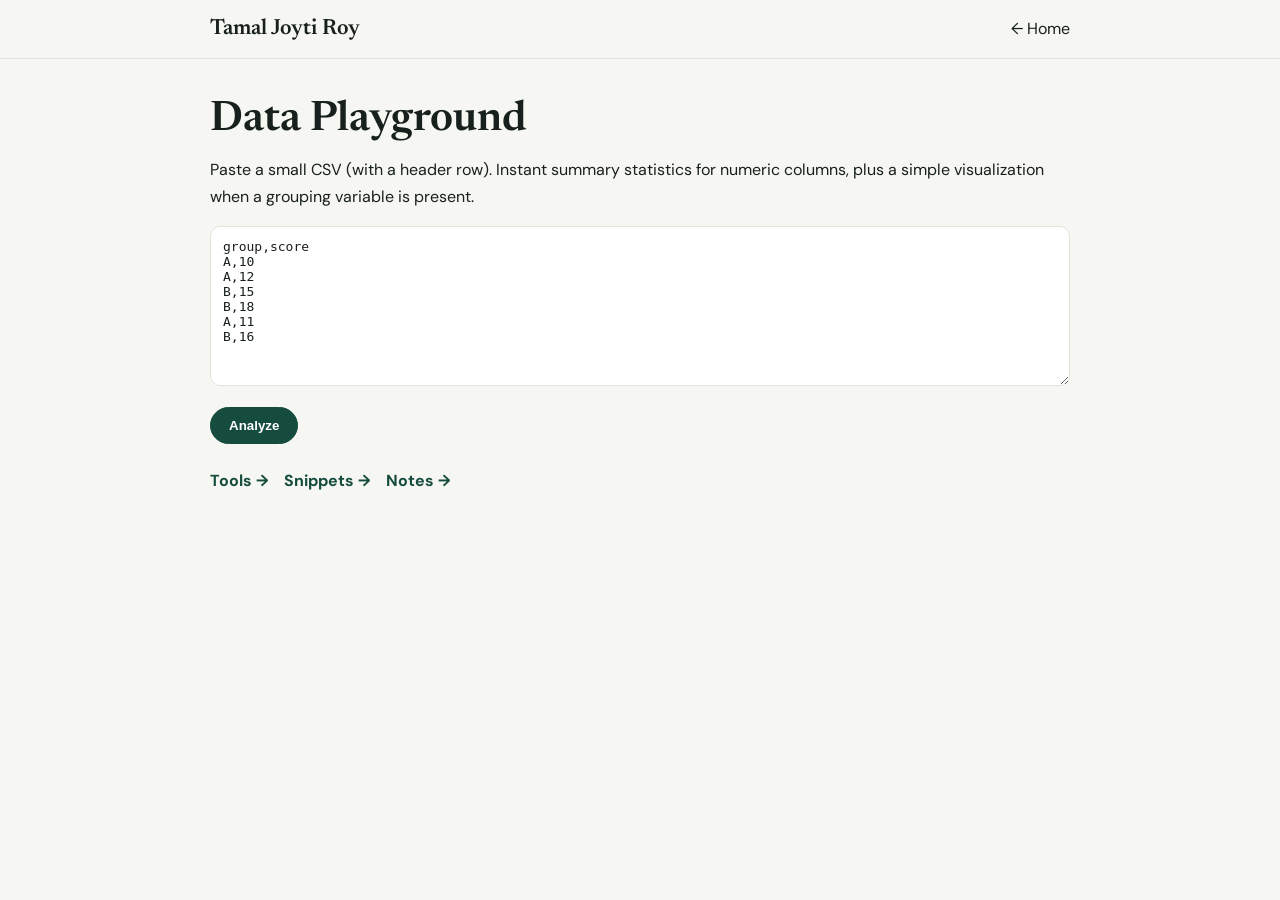
<file: playground.html>
<!doctype html>
<html lang="en">
<head>
  <meta charset="utf-8"><meta name="viewport" content="width=device-width,initial-scale=1">
  <title>Data Playground · Tamal Joyti Roy</title>
  <link rel="icon" href="favicon.svg" type="image/svg+xml">
  <link href="https://fonts.googleapis.com/css2?family=DM+Sans:wght@400;500;600;700&family=Newsreader:opsz,wght@6..72,500;6..72,600&display=swap" rel="stylesheet">
  <style>
    :root{--ink:#18201d;--muted:#62706a;--paper:#f6f7f2;--card:#fff;--accent:#a21d36;--green:#164c3d;--line:#dfe4de}
    [data-theme="dark"]{--ink:#e8ece9;--muted:#a0aea8;--paper:#0f1613;--card:#1a2320;--accent:#e85d75;--green:#3d8c72;--line:#2a3530}
    *{box-sizing:border-box}body{margin:0;background:var(--paper);color:var(--ink);font:16px/1.65 "DM Sans",sans-serif}
    a{color:inherit;text-decoration:none}.wrap{width:min(860px,calc(100% - 40px));margin:auto}
    nav{position:sticky;top:0;background:var(--paper);border-bottom:1px solid var(--line);padding:16px 0}
    nav .wrap{display:flex;justify-content:space-between;align-items:center}
    .brand{font:600 22px Newsreader,serif}
    h1{font:600 42px Newsreader,serif;margin:40px 0 12px}
    textarea{width:100%;height:160px;font-family:ui-monospace,monospace;font-size:13px;padding:12px;border:1px solid var(--line);border-radius:10px;background:var(--card);color:var(--ink)}
    button{margin-top:12px;padding:10px 18px;border-radius:999px;border:1px solid var(--green);background:var(--green);color:#fff;font-weight:700;cursor:pointer}
    .result{margin-top:24px;background:var(--card);border:1px solid var(--line);border-radius:14px;padding:20px}
    table{width:100%;border-collapse:collapse;font-size:14px}
    th,td{padding:8px 10px;border-bottom:1px solid var(--line);text-align:left}
    .links{margin-top:24px;display:flex;gap:16px;flex-wrap:wrap}
    .links a{color:var(--green);font-weight:700}
    canvas{width:100%;max-width:100%;height:auto;margin-top:16px;border-radius:8px;background:var(--paper)}
    h2{margin-top:0;font-size:22px}
  </style>
</head>
<body>
<nav><div class="wrap"><a class="brand" href="index.html">Tamal Joyti Roy</a><a href="index.html">← Home</a></div></nav>
<main class="wrap">
  <h1>Data Playground</h1>
  <p>Paste a small CSV (with a header row). Instant summary statistics for numeric columns, plus a simple visualization when a grouping variable is present.</p>
  <textarea id="csv">group,score
A,10
A,12
B,15
B,18
A,11
B,16</textarea>
  <button id="run">Analyze</button>
  <div id="out" class="result" style="display:none"></div>
  <div class="links"><a href="tools.html">Tools →</a><a href="snippets.html">Snippets →</a><a href="notes.html">Notes →</a></div>
</main>
<script>
document.getElementById("run").onclick=function(){
  const text=document.getElementById("csv").value.trim();
  if(!text)return;
  const lines=text.split(/\r?\n/).filter(l=>l.trim());
  const headers=lines[0].split(",").map(h=>h.trim());
  const rows=lines.slice(1).map(l=>l.split(",").map(c=>c.trim()));
  const numeric=headers.map((h,i)=>{
    const vals=rows.map(r=>parseFloat(r[i])).filter(v=>!isNaN(v));
    if(vals.length<2)return null;
    const mean=vals.reduce((a,b)=>a+b,0)/vals.length;
    const sd=Math.sqrt(vals.reduce((a,b)=>a+(b-mean)**2,0)/(vals.length-1));
    const sorted=[...vals].sort((a,b)=>a-b);
    const med=sorted.length%2?sorted[(sorted.length-1)/2]:(sorted[sorted.length/2-1]+sorted[sorted.length/2])/2;
    return {name:h,n:vals.length,mean:mean.toFixed(2),sd:sd.toFixed(2),min:Math.min(...vals),max:Math.max(...vals),median:med.toFixed(2),vals};
  }).filter(Boolean);

  let html="<h2>Summary</h2><table><tr><th>Column</th><th>n</th><th>Mean</th><th>SD</th><th>Median</th><th>Min</th><th>Max</th></tr>";
  numeric.forEach(c=>{html+=`<tr><td>${c.name}</td><td>${c.n}</td><td>${c.mean}</td><td>${c.sd}</td><td>${c.median}</td><td>${c.min}</td><td>${c.max}</td></tr>`;});
  html+="</table>";
  if(!numeric.length)html="<p>No numeric columns found.</p>";

  // Visualization: detect first categorical + first numeric for grouped bar chart
  let vizHtml = "";
  const catIdx = headers.findIndex((h,i)=>{
    const sample = rows.map(r=>r[i]).filter(Boolean);
    return sample.length > 0 && sample.every(v=>isNaN(parseFloat(v)));
  });
  const numIdx = headers.findIndex((h,i)=> numeric.some(n=>n.name===h));

  if(catIdx>=0 && numIdx>=0){
    const groups = {};
    rows.forEach(r=>{
      const g = r[catIdx] || "(blank)";
      const v = parseFloat(r[numIdx]);
      if(!isNaN(v)){
        if(!groups[g]) groups[g]=[];
        groups[g].push(v);
      }
    });
    const groupNames = Object.keys(groups);
    if(groupNames.length>=1 && groupNames.length<=12){
      vizHtml += `<h2 style="margin-top:24px">Mean ${headers[numIdx]} by ${headers[catIdx]}</h2>`;
      vizHtml += `<canvas id="chart" width="720" height="320"></canvas>`;
      vizHtml += `<p style="font-size:13px;color:var(--muted);margin-top:8px">Bars show group means. Dots show individual observations.</p>`;
    }
  } else if(numeric.length>0){
    vizHtml += `<h2 style="margin-top:24px">Distribution of ${numeric[0].name}</h2>`;
    vizHtml += `<canvas id="chart" width="720" height="280"></canvas>`;
  }

  html += vizHtml;
  document.getElementById("out").innerHTML=html;
  document.getElementById("out").style.display="block";

  // Draw chart
  const canvas = document.getElementById("chart");
  if(canvas){
    const ctx = canvas.getContext("2d");
    const dpr = window.devicePixelRatio || 1;
    const rect = canvas.getBoundingClientRect();
    canvas.width = rect.width * dpr;
    canvas.height = rect.height * dpr;
    ctx.scale(dpr, dpr);
    const W = rect.width, H = rect.height;

    ctx.clearRect(0,0,W,H);
    ctx.fillStyle = getComputedStyle(document.body).getPropertyValue("--paper") || "#f6f7f2";
    ctx.fillRect(0,0,W,H);

    if(catIdx>=0 && numIdx>=0){
      const groups = {};
      rows.forEach(r=>{
        const g = r[catIdx] || "(blank)";
        const v = parseFloat(r[numIdx]);
        if(!isNaN(v)){
          if(!groups[g]) groups[g]=[];
          groups[g].push(v);
        }
      });
      const groupNames = Object.keys(groups);
      const means = groupNames.map(g=>groups[g].reduce((a,b)=>a+b,0)/groups[g].length);
      const maxVal = Math.max(...means, ...Object.values(groups).flat()) * 1.15;
      const barW = Math.min(60, (W-80)/groupNames.length * 0.6);
      const gap = (W-80 - barW*groupNames.length)/(groupNames.length+1);

      // y-axis
      ctx.strokeStyle = getComputedStyle(document.body).getPropertyValue("--line") || "#dfe4de";
      ctx.lineWidth = 1;
      ctx.beginPath();
      ctx.moveTo(50,20);
      ctx.lineTo(50,H-40);
      ctx.lineTo(W-20,H-40);
      ctx.stroke();

      // bars + dots
      groupNames.forEach((g,i)=>{
        const mean = means[i];
        const x = 50 + gap + i*(barW+gap);
        const barH = (mean / maxVal) * (H-70);
        const y = H-40 - barH;

        ctx.fillStyle = "#164c3d";
        ctx.globalAlpha = 0.85;
        ctx.fillRect(x, y, barW, barH);
        ctx.globalAlpha = 1;

        // individual points
        groups[g].forEach(v=>{
          const py = H-40 - (v / maxVal)*(H-70);
          ctx.fillStyle = "#a21d36";
          ctx.beginPath();
          ctx.arc(x + barW/2 + (Math.random()-0.5)*8, py, 3.5, 0, Math.PI*2);
          ctx.fill();
        });

        // labels
        ctx.fillStyle = getComputedStyle(document.body).getPropertyValue("--ink") || "#18201d";
        ctx.font = "12px DM Sans, sans-serif";
        ctx.textAlign = "center";
        ctx.fillText(g, x + barW/2, H-22);
        ctx.fillText(mean.toFixed(1), x + barW/2, y-6);
      });

      ctx.textAlign = "right";
      ctx.fillStyle = getComputedStyle(document.body).getPropertyValue("--muted") || "#62706a";
      ctx.font = "11px DM Sans, sans-serif";
      ctx.fillText(maxVal.toFixed(0), 42, 28);
      ctx.fillText("0", 42, H-36);
    } else if(numeric.length>0){
      // simple histogram
      const vals = numeric[0].vals;
      const min = Math.min(...vals), max = Math.max(...vals);
      const bins = 8;
      const binW = (max-min)/bins || 1;
      const counts = Array(bins).fill(0);
      vals.forEach(v=>{
        let b = Math.min(bins-1, Math.floor((v-min)/binW));
        counts[b]++;
      });
      const maxC = Math.max(...counts);
      const bw = (W-80)/bins;

      ctx.strokeStyle = getComputedStyle(document.body).getPropertyValue("--line") || "#dfe4de";
      ctx.beginPath();
      ctx.moveTo(50,20);
      ctx.lineTo(50,H-40);
      ctx.lineTo(W-20,H-40);
      ctx.stroke();

      counts.forEach((c,i)=>{
        const h = (c/maxC)*(H-70);
        const x = 50 + i*bw + 4;
        ctx.fillStyle = "#164c3d";
        ctx.fillRect(x, H-40-h, bw-8, h);
        ctx.fillStyle = getComputedStyle(document.body).getPropertyValue("--ink") || "#18201d";
        ctx.font = "11px DM Sans, sans-serif";
        ctx.textAlign = "center";
        ctx.fillText((min + i*binW).toFixed(1), x+(bw-8)/2, H-24);
      });
    }
  }
};
</script>
</body>
</html>
</file>
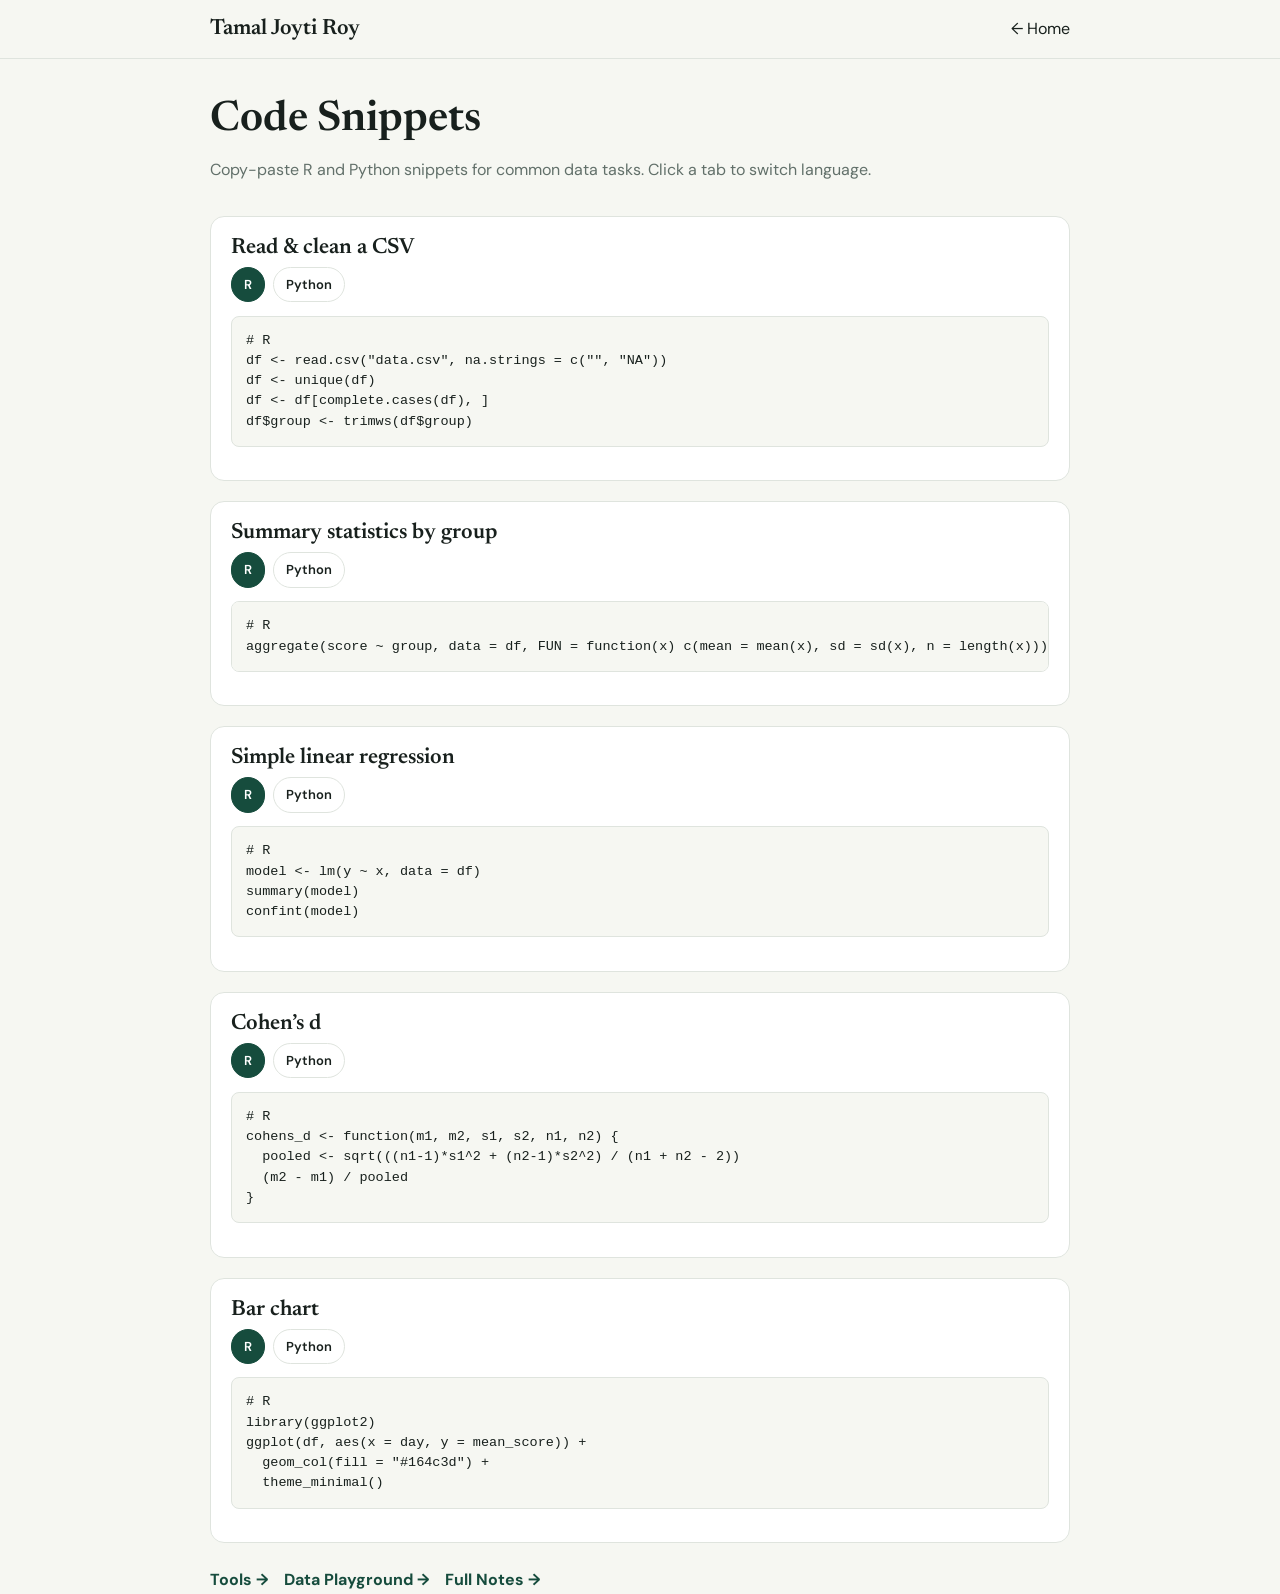
<file: snippets.html>
<!doctype html>
<html lang="en">
<head>
  <meta charset="utf-8"><meta name="viewport" content="width=device-width,initial-scale=1">
  <title>Code Snippets · Tamal Joyti Roy</title>
  <link rel="icon" href="favicon.svg" type="image/svg+xml">
  <link href="https://fonts.googleapis.com/css2?family=DM+Sans:wght@400;500;600;700&family=Newsreader:opsz,wght@6..72,500;6..72,600&display=swap" rel="stylesheet">
  <style>
    :root{--ink:#18201d;--muted:#62706a;--paper:#f6f7f2;--card:#fff;--accent:#a21d36;--green:#164c3d;--line:#dfe4de}
    [data-theme="dark"]{--ink:#e8ece9;--muted:#a0aea8;--paper:#0f1613;--card:#1a2320;--accent:#e85d75;--green:#3d8c72;--line:#2a3530}
    *{box-sizing:border-box}body{margin:0;background:var(--paper);color:var(--ink);font:16px/1.65 "DM Sans",sans-serif}
    a{color:inherit;text-decoration:none}.wrap{width:min(860px,calc(100% - 40px));margin:auto}
    nav{position:sticky;top:0;background:var(--paper);border-bottom:1px solid var(--line);padding:16px 0}
    nav .wrap{display:flex;justify-content:space-between;align-items:center}
    .brand{font:600 22px Newsreader,serif}
    h1{font:600 42px Newsreader,serif;margin:40px 0 12px}
    .lead{color:var(--muted);margin-bottom:32px}
    .snippet{background:var(--card);border:1px solid var(--line);border-radius:14px;padding:20px;margin-bottom:20px}
    .snippet h2{font:600 22px Newsreader,serif;margin:0 0 8px}
    pre{background:var(--paper);border:1px solid var(--line);border-radius:8px;padding:14px;overflow-x:auto;font-size:13.5px;line-height:1.5}
    .tabs{display:flex;gap:8px;margin-bottom:8px}
    .tab{padding:6px 12px;border-radius:999px;border:1px solid var(--line);cursor:pointer;font-size:13px;font-weight:600}
    .tab.active{background:var(--green);color:#fff;border-color:var(--green)}
    .links{margin-top:24px;display:flex;gap:16px;flex-wrap:wrap}
    .links a{color:var(--green);font-weight:700}
  </style>
</head>
<body>
<nav><div class="wrap"><a class="brand" href="index.html">Tamal Joyti Roy</a><a href="index.html">← Home</a></div></nav>
<main class="wrap">
  <h1>Code Snippets</h1>
  <p class="lead">Copy-paste R and Python snippets for common data tasks. Click a tab to switch language.</p>
  <div class="snippet"><h2>Read & clean a CSV</h2><div class="tabs"><span class="tab active" data-lang="r">R</span><span class="tab" data-lang="py">Python</span></div><pre id="clean"><code># R
df <- read.csv("data.csv", na.strings = c("", "NA"))
df <- unique(df)
df <- df[complete.cases(df), ]
df$group <- trimws(df$group)</code></pre></div>
  <div class="snippet"><h2>Summary statistics by group</h2><div class="tabs"><span class="tab active" data-lang="r">R</span><span class="tab" data-lang="py">Python</span></div><pre id="summary"><code># R
aggregate(score ~ group, data = df, FUN = function(x) c(mean = mean(x), sd = sd(x), n = length(x)))</code></pre></div>
  <div class="snippet"><h2>Simple linear regression</h2><div class="tabs"><span class="tab active" data-lang="r">R</span><span class="tab" data-lang="py">Python</span></div><pre id="lm"><code># R
model <- lm(y ~ x, data = df)
summary(model)
confint(model)</code></pre></div>
  <div class="snippet"><h2>Cohen’s d</h2><div class="tabs"><span class="tab active" data-lang="r">R</span><span class="tab" data-lang="py">Python</span></div><pre id="d"><code># R
cohens_d <- function(m1, m2, s1, s2, n1, n2) {
  pooled <- sqrt(((n1-1)*s1^2 + (n2-1)*s2^2) / (n1 + n2 - 2))
  (m2 - m1) / pooled
}</code></pre></div>
  <div class="snippet"><h2>Bar chart</h2><div class="tabs"><span class="tab active" data-lang="r">R</span><span class="tab" data-lang="py">Python</span></div><pre id="plot"><code># R
library(ggplot2)
ggplot(df, aes(x = day, y = mean_score)) +
  geom_col(fill = "#164c3d") +
  theme_minimal()</code></pre></div>
  <div class="links"><a href="tools.html">Tools →</a><a href="playground.html">Data Playground →</a><a href="notes.html">Full Notes →</a></div>
</main>
<script>
const snippets={
clean:{r:'# R\ndf <- read.csv("data.csv", na.strings = c("", "NA"))\ndf <- unique(df)\ndf <- df[complete.cases(df), ]\ndf$group <- trimws(df$group)',py:'# Python\nimport pandas as pd\ndf = pd.read_csv("data.csv")\ndf = df.drop_duplicates()\ndf = df.dropna()\ndf["group"] = df["group"].str.strip()'},
summary:{r:'# R\naggregate(score ~ group, data = df, FUN = function(x) c(mean = mean(x), sd = sd(x), n = length(x)))',py:'# Python\ndf.groupby("group")["score"].agg(["mean", "std", "count"])'},
lm:{r:'# R\nmodel <- lm(y ~ x, data = df)\nsummary(model)\nconfint(model)',py:'# Python\nimport statsmodels.api as sm\nX = sm.add_constant(df["x"])\nmodel = sm.OLS(df["y"], X).fit()\nprint(model.summary())'},
d:{r:'# R\ncohens_d <- function(m1, m2, s1, s2, n1, n2) {\n  pooled <- sqrt(((n1-1)*s1^2 + (n2-1)*s2^2) / (n1 + n2 - 2))\n  (m2 - m1) / pooled\n}',py:'# Python\ndef cohens_d(m1, m2, s1, s2, n1, n2):\n    pooled = ((n1-1)*s1**2 + (n2-1)*s2**2) / (n1 + n2 - 2)\n    return (m2 - m1) / (pooled ** 0.5)'},
plot:{r:'# R\nlibrary(ggplot2)\nggplot(df, aes(x = day, y = mean_score)) +\n  geom_col(fill = "#164c3d") +\n  theme_minimal()',py:'# Python\nimport seaborn as sns\nimport matplotlib.pyplot as plt\nsns.barplot(data=df, x="day", y="mean_score", color="#164c3d")\nplt.show()'}
};
document.querySelectorAll('.tabs').forEach(tabs=>{
  const pre=tabs.nextElementSibling;const id=pre.id;
  tabs.querySelectorAll('.tab').forEach(tab=>{
    tab.onclick=()=>{
      tabs.querySelectorAll('.tab').forEach(t=>t.classList.remove('active'));
      tab.classList.add('active');
      pre.querySelector('code').textContent=snippets[id][tab.dataset.lang];
    };
  });
});
</script>
</body>
</html>
</file>
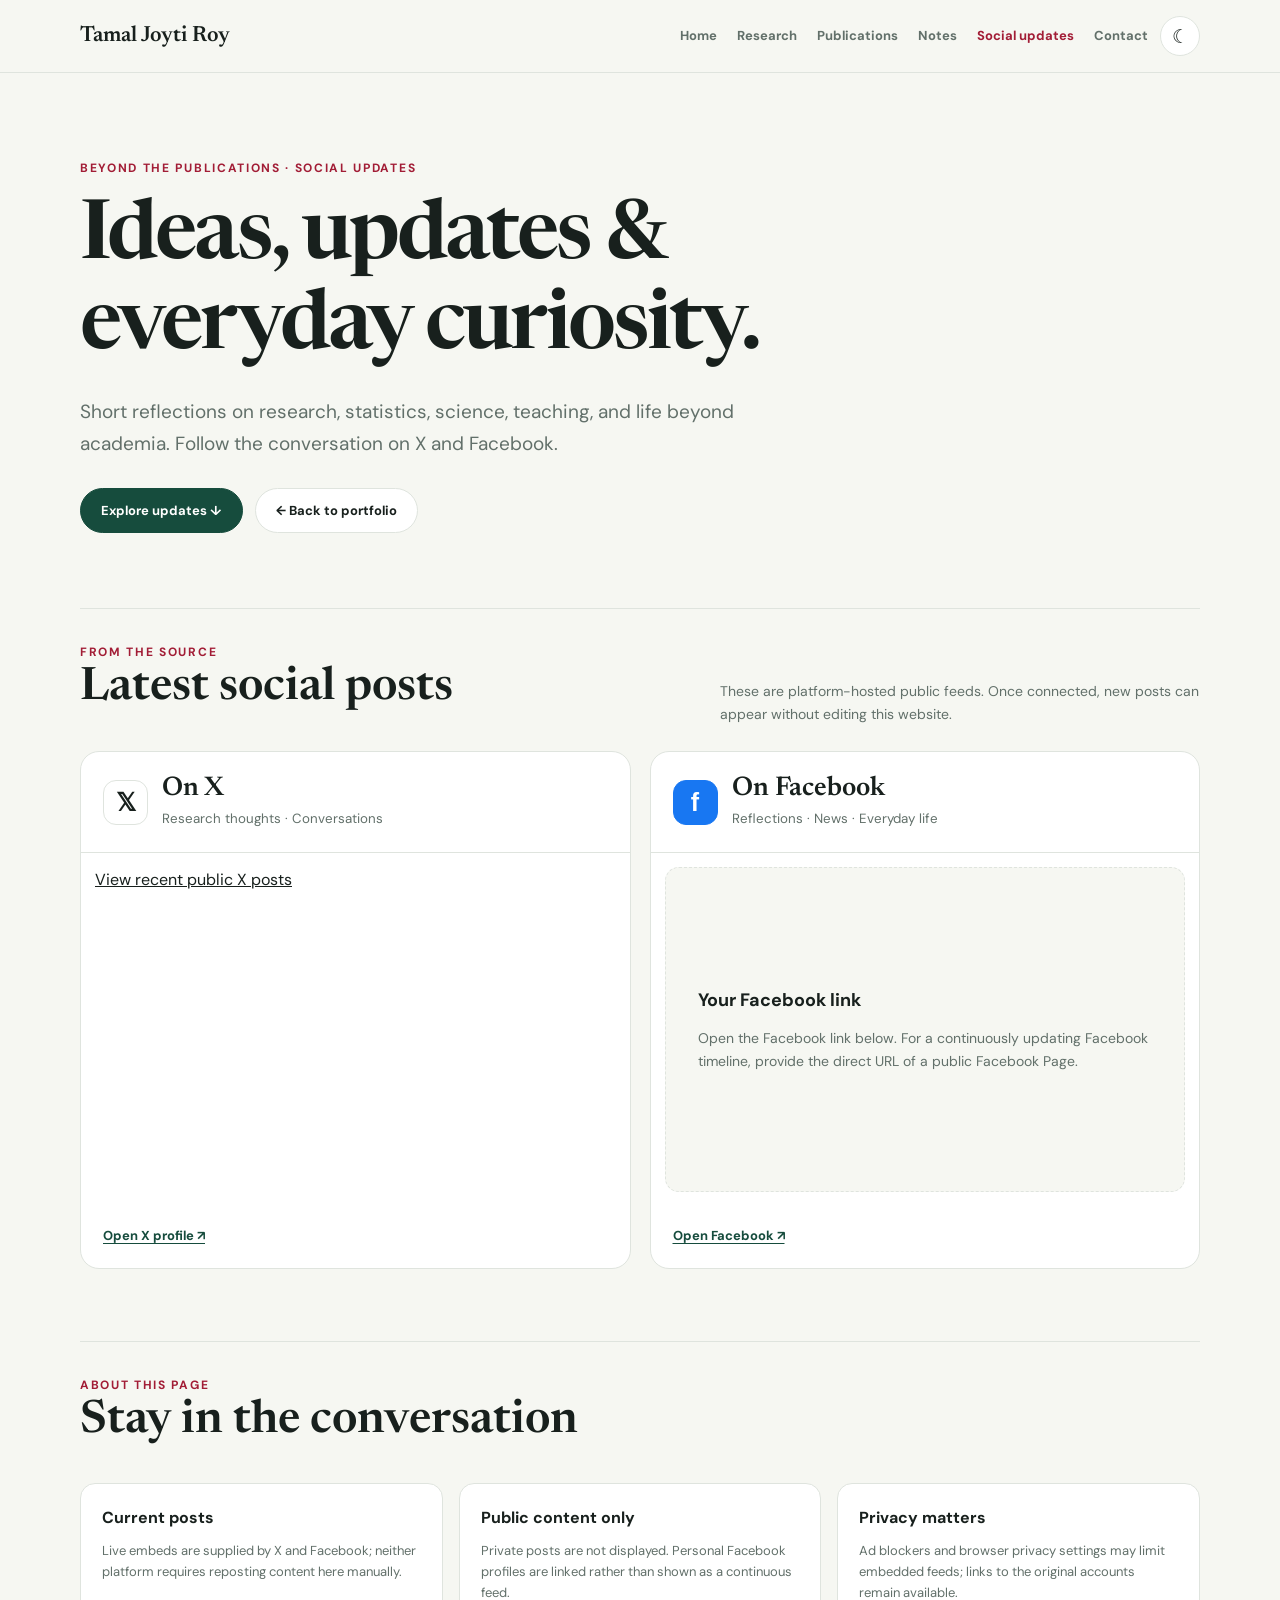
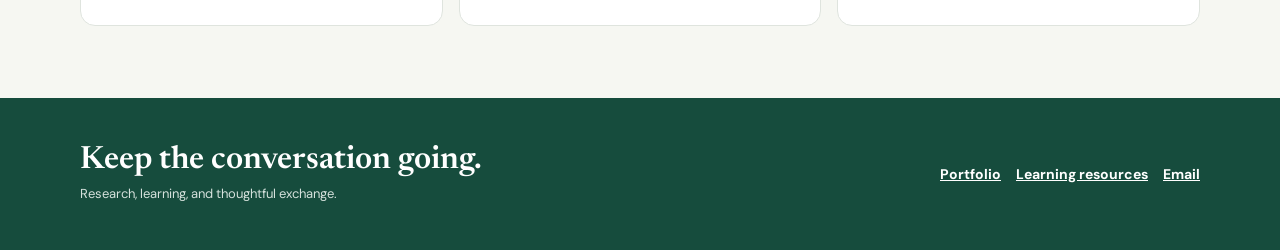
<file: social.html>
<!doctype html>
<html lang="en">
<head>
<meta charset="utf-8">
<meta name="viewport" content="width=device-width,initial-scale=1">
<meta name="description" content="Social updates, research reflections, and conversations from Tamal Joyti Roy on X and Facebook.">
<meta property="og:title" content="Social Updates | Tamal Joyti Roy">
<meta property="og:description" content="Ideas on research, statistics, science communication, and life beyond academia.">
<meta property="og:type" content="website">
<title>Social Updates | Tamal Joyti Roy</title>
<link rel="icon" href="favicon.svg" type="image/svg+xml">
<link rel="preconnect" href="https://fonts.googleapis.com">
<link rel="preconnect" href="https://fonts.gstatic.com" crossorigin>
<link href="https://fonts.googleapis.com/css2?family=DM+Sans:wght@400;500;600;700&family=Newsreader:opsz,wght@6..72,500;6..72,600&display=swap" rel="stylesheet">
<script>
(function(){
let t;
try{t=localStorage.getItem('theme')}catch(e){}
if(t!=='light'&&t!=='dark')t=matchMedia('(prefers-color-scheme: dark)').matches?'dark':'light';
document.documentElement.dataset.theme=t;
})();
</script>
<style>
:root{--paper:#f6f7f2;--card:#fff;--ink:#18201d;--muted:#62706a;--accent:#a21d36;--green:#164c3d;--line:#dfe4de;--nav:rgba(246,247,242,.94)}
[data-theme=dark]{color-scheme:dark;--paper:#0f1613;--card:#1a2320;--ink:#e8ece9;--muted:#a0aea8;--accent:#e85d75;--green:#3d8c72;--line:#2a3530;--nav:rgba(15,22,19,.94)}
*{box-sizing:border-box}html{scroll-behavior:smooth}body{margin:0;background:var(--paper);color:var(--ink);font:16px/1.65 "DM Sans",sans-serif}a{color:inherit}.wrap{width:min(1120px,calc(100% - 40px));margin:auto}
nav{position:sticky;top:0;z-index:5;background:var(--nav);border-bottom:1px solid var(--line);backdrop-filter:blur(15px)}
nav .wrap{height:72px;display:flex;align-items:center;justify-content:space-between;gap:16px}.brand{font:600 22px Newsreader,serif;text-decoration:none;white-space:nowrap}
.right{display:flex;align-items:center;gap:12px}.navlinks{display:flex;gap:20px}.navlinks a{font-size:13px;font-weight:700;color:var(--muted);text-decoration:none}.navlinks a:hover,.navlinks [aria-current=page]{color:var(--accent)}
.toggle{display:grid;place-items:center;width:40px;height:40px;flex:none;border-radius:50%;border:1px solid var(--line);background:var(--card);color:var(--ink);font-size:19px;cursor:pointer}.menu{display:none}
header{padding:86px 0 75px}.eyebrow{font-size:12px;letter-spacing:.14em;text-transform:uppercase;font-weight:700;color:var(--accent)}
h1,h2,h3{font-family:Newsreader,serif;line-height:1.1}h1{font-size:clamp(52px,7vw,82px);letter-spacing:-.035em;margin:15px 0 22px;max-width:850px;font-weight:600}h2{font-size:clamp(34px,4vw,46px);margin:0 0 12px;font-weight:600}h3{font-size:27px;margin:0;font-weight:600}
.lead{font-size:19px;max-width:730px;color:var(--muted);margin:0}.actions{display:flex;gap:12px;flex-wrap:wrap;margin-top:29px}
.pill{border-radius:999px;padding:11px 20px;border:1px solid var(--line);text-decoration:none;background:var(--card);font-weight:700;font-size:13px}.pill.primary{background:var(--green);color:white;border-color:var(--green)}
main section{padding:0 0 72px}.head{border-top:1px solid var(--line);padding-top:34px;display:flex;justify-content:space-between;gap:24px;align-items:end;margin-bottom:25px}.head p{max-width:480px;color:var(--muted);font-size:14px;margin:0}
.feeds{display:grid;grid-template-columns:1fr 1fr;gap:19px;align-items:start}.feed{background:var(--card);border:1px solid var(--line);border-radius:19px;overflow:hidden;min-width:0}
.feedhead{display:flex;align-items:center;gap:14px;padding:22px;border-bottom:1px solid var(--line)}.symbol{width:45px;height:45px;border:1px solid var(--line);border-radius:13px;display:grid;place-items:center;font:700 25px Arial}
.fb{background:#1877f2;color:#fff;border-color:#1877f2}.feedhead small{display:block;color:var(--muted);margin-top:5px}.frame{padding:14px;min-height:360px}.frame iframe{display:block;width:100%;max-width:500px;margin:auto;border:none}
.placeholder{min-height:325px;background:var(--paper);border:1px dashed var(--line);border-radius:14px;padding:32px;display:flex;flex-direction:column;justify-content:center;gap:11px}.placeholder b{font-size:18px}.placeholder p{color:var(--muted);font-size:14px;margin:0}
.foot{padding:12px 22px 21px;color:var(--muted);font-size:13px}.foot a{font-weight:700;color:var(--green);text-decoration:underline;text-underline-offset:3px}
.notes{display:grid;grid-template-columns:repeat(3,1fr);gap:16px}.note{border:1px solid var(--line);background:var(--card);border-radius:15px;padding:21px}.note b{display:block;margin-bottom:8px}.note p{color:var(--muted);font-size:13px;margin:0}
footer{background:var(--green);color:white;padding:45px 0}footer .wrap{display:flex;justify-content:space-between;gap:24px;align-items:center}footer h2{font-size:32px;margin:0}footer p{font-size:13px;margin:5px 0 0;color:#d5e1dc}footer a{font-size:14px;font-weight:700;margin-left:15px}
@media(max-width:850px){.feeds{grid-template-columns:1fr}.notes{grid-template-columns:1fr}header{padding:54px 0}.head{display:block}.head p{margin-top:10px}}
@media(max-width:650px){.menu{display:grid}.navlinks{display:none;position:absolute;top:72px;left:0;right:0;background:var(--card);border-bottom:1px solid var(--line);flex-direction:column;padding:20px;max-height:calc(100dvh - 72px);overflow:auto}.navlinks.open{display:flex}.navlinks a{font-size:16px}.lead{font-size:17px}.frame{padding:10px}footer .wrap{display:block}footer a{display:inline-block;margin:14px 14px 0 0}}
</style>
</head>
<body>
<nav><div class="wrap">
<a class="brand" href="index.html">Tamal Joyti Roy</a>
<div class="right">
<div class="navlinks" id="links"><a href="index.html">Home</a><a href="index.html#research">Research</a><a href="index.html#publications">Publications</a><a href="notes.html">Notes</a><a href="social.html" aria-current="page">Social updates</a><a href="index.html#contact">Contact</a></div>
<button type="button" class="toggle" id="theme" aria-label="Toggle dark mode">☾</button>
<button type="button" class="toggle menu" id="menu" aria-label="Open navigation" aria-expanded="false">☰</button>
</div>
</div></nav>
<main>
<header><div class="wrap"><div class="eyebrow">Beyond the publications · Social updates</div><h1>Ideas, updates &amp; everyday curiosity.</h1><p class="lead">Short reflections on research, statistics, science, teaching, and life beyond academia. Follow the conversation on X and Facebook.</p><div class="actions"><a class="pill primary" href="#feeds">Explore updates ↓</a><a class="pill" href="index.html">← Back to portfolio</a></div></div></header>
<section id="feeds"><div class="wrap">
<div class="head"><div><div class="eyebrow">From the source</div><h2>Latest social posts</h2></div><p>These are platform-hosted public feeds. Once connected, new posts can appear without editing this website.</p></div>
<div class="feeds">
<article class="feed"><div class="feedhead"><span class="symbol">𝕏</span><div><h3>On X</h3><small>Research thoughts · Conversations</small></div></div><div class="frame" id="xFeed"><div class="placeholder"><b>Public X timeline</b><p>Ready for your account link. Public X posts will automatically display here after configuration.</p></div></div><div class="foot" id="xFoot">Public profile posts only.</div></article>
<article class="feed"><div class="feedhead"><span class="symbol fb">f</span><div><h3>On Facebook</h3><small>Reflections · News · Everyday life</small></div></div><div class="frame" id="fbFeed"><div class="placeholder"><b>Facebook updates</b><p>Ready for your link. A public Facebook Page can display an automatically updating feed.</p></div></div><div class="foot" id="fbFoot">Full feeds require a public Facebook Page.</div></article>
</div></div></section>
<section><div class="wrap"><div class="head"><div><div class="eyebrow">About this page</div><h2>Stay in the conversation</h2></div></div><div class="notes">
<div class="note"><b>Current posts</b><p>Live embeds are supplied by X and Facebook; neither platform requires reposting content here manually.</p></div>
<div class="note"><b>Public content only</b><p>Private posts are not displayed. Personal Facebook profiles are linked rather than shown as a continuous feed.</p></div>
<div class="note"><b>Privacy matters</b><p>Ad blockers and browser privacy settings may limit embedded feeds; links to the original accounts remain available.</p></div>
</div></div></section>
</main>
<footer><div class="wrap"><div><h2>Keep the conversation going.</h2><p>Research, learning, and thoughtful exchange.</p></div><div><a href="index.html">Portfolio</a><a href="notes.html">Learning resources</a><a href="mailto:tjroy@cougarnet.uh.edu">Email</a></div></div></footer>
<script>
(function(){
  const theme=document.getElementById('theme'),menu=document.getElementById('menu'),links=document.getElementById('links');
  function updateTheme(){theme.textContent=document.documentElement.dataset.theme==='dark'?'☀':'☾';theme.setAttribute('aria-pressed',document.documentElement.dataset.theme==='dark'?'true':'false')}
  updateTheme();
  theme.addEventListener('click',()=>{let next=document.documentElement.dataset.theme==='dark'?'light':'dark';document.documentElement.dataset.theme=next;updateTheme();try{localStorage.setItem('theme',next)}catch(e){}});
  menu.addEventListener('click',()=>{let opened=links.classList.toggle('open');menu.textContent=opened?'✕':'☰';menu.setAttribute('aria-expanded',String(opened))});
  links.querySelectorAll('a').forEach(a=>a.addEventListener('click',()=>{links.classList.remove('open');menu.textContent='☰';menu.setAttribute('aria-expanded','false')}));
  function urlOf(text,hosts){if(!text||typeof text!=='string')return null;try{let u=new URL(text);if(u.protocol!=='https:'||!hosts.includes(u.hostname)||!u.pathname||u.pathname==='/')return null;return u}catch(e){return null}}
  function placeholder(el,title,detail){el.innerHTML='';const div=document.createElement('div');div.className='placeholder';const b=document.createElement('b');b.textContent=title;const p=document.createElement('p');p.textContent=detail;div.append(b,p);el.append(div)}
  function link(foot,href,label){foot.replaceChildren();let a=document.createElement('a');a.href=href;a.target='_blank';a.rel='noopener noreferrer';a.textContent=label;foot.append(a)}
  function x(config){
    let u=urlOf(config.xProfile,['x.com','www.x.com','twitter.com','www.twitter.com']),feed=document.getElementById('xFeed'),foot=document.getElementById('xFoot');
    if(!u||!/^\/[A-Za-z0-9_]{1,15}\/?$/.test(u.pathname)){placeholder(feed,'Public X timeline','Add your public X profile link to connect your latest posts.');return}
    const profile='https://twitter.com/'+u.pathname.slice(1).replace(/\/$/,'');
    feed.replaceChildren();const a=document.createElement('a');a.className='twitter-timeline';a.href=profile;a.textContent='View recent public X posts';a.dataset.height='640';a.dataset.theme=document.documentElement.dataset.theme==='dark'?'dark':'light';a.dataset.dnt='true';feed.append(a);
    link(foot,profile,'Open X profile ↗');
    if(window.twttr&&window.twttr.widgets){window.twttr.widgets.load(feed)}else{let script=document.createElement('script');script.src='https://platform.twitter.com/widgets.js';script.async=true;script.charset='utf-8';document.body.append(script)}
  }
  function facebook(config){
    const page=urlOf(config.facebookPage,['facebook.com','www.facebook.com','web.facebook.com']),personal=urlOf(config.facebookProfile,['facebook.com','www.facebook.com','web.facebook.com']),feed=document.getElementById('fbFeed'),foot=document.getElementById('fbFoot');
    if(!page){placeholder(feed,personal?'Your Facebook link':'Facebook Page updates',personal?'Open the Facebook link below. For a continuously updating Facebook timeline, provide the direct URL of a public Facebook Page.':'Add a public Facebook Page link for an automatically updating timeline.');if(personal)link(foot,personal.href,'Open Facebook ↗');return}
    feed.replaceChildren();const iframe=document.createElement('iframe');iframe.title='Facebook Page feed';iframe.height='640';iframe.loading='lazy';iframe.scrolling='no';iframe.referrerPolicy='strict-origin-when-cross-origin';iframe.setAttribute('allow','encrypted-media; clipboard-write; web-share');let width=Math.max(180,Math.min(500,Math.floor(feed.getBoundingClientRect().width-20)));iframe.src='https://www.facebook.com/plugins/page.php?href='+encodeURIComponent(page.href)+'&tabs=timeline&width='+width+'&height=640&small_header=true&adapt_container_width=true&hide_cover=false&show_facepile=false';feed.append(iframe);link(foot,page.href,'Open Facebook Page ↗');
  }
  fetch('social-config.json',{cache:'no-store'}).then(r=>{if(!r.ok)throw new Error('Not found');return r.json()}).then(config=>{x(config);facebook(config)}).catch(()=>{x({});facebook({})});
})();
</script>
</body></html>
</file>
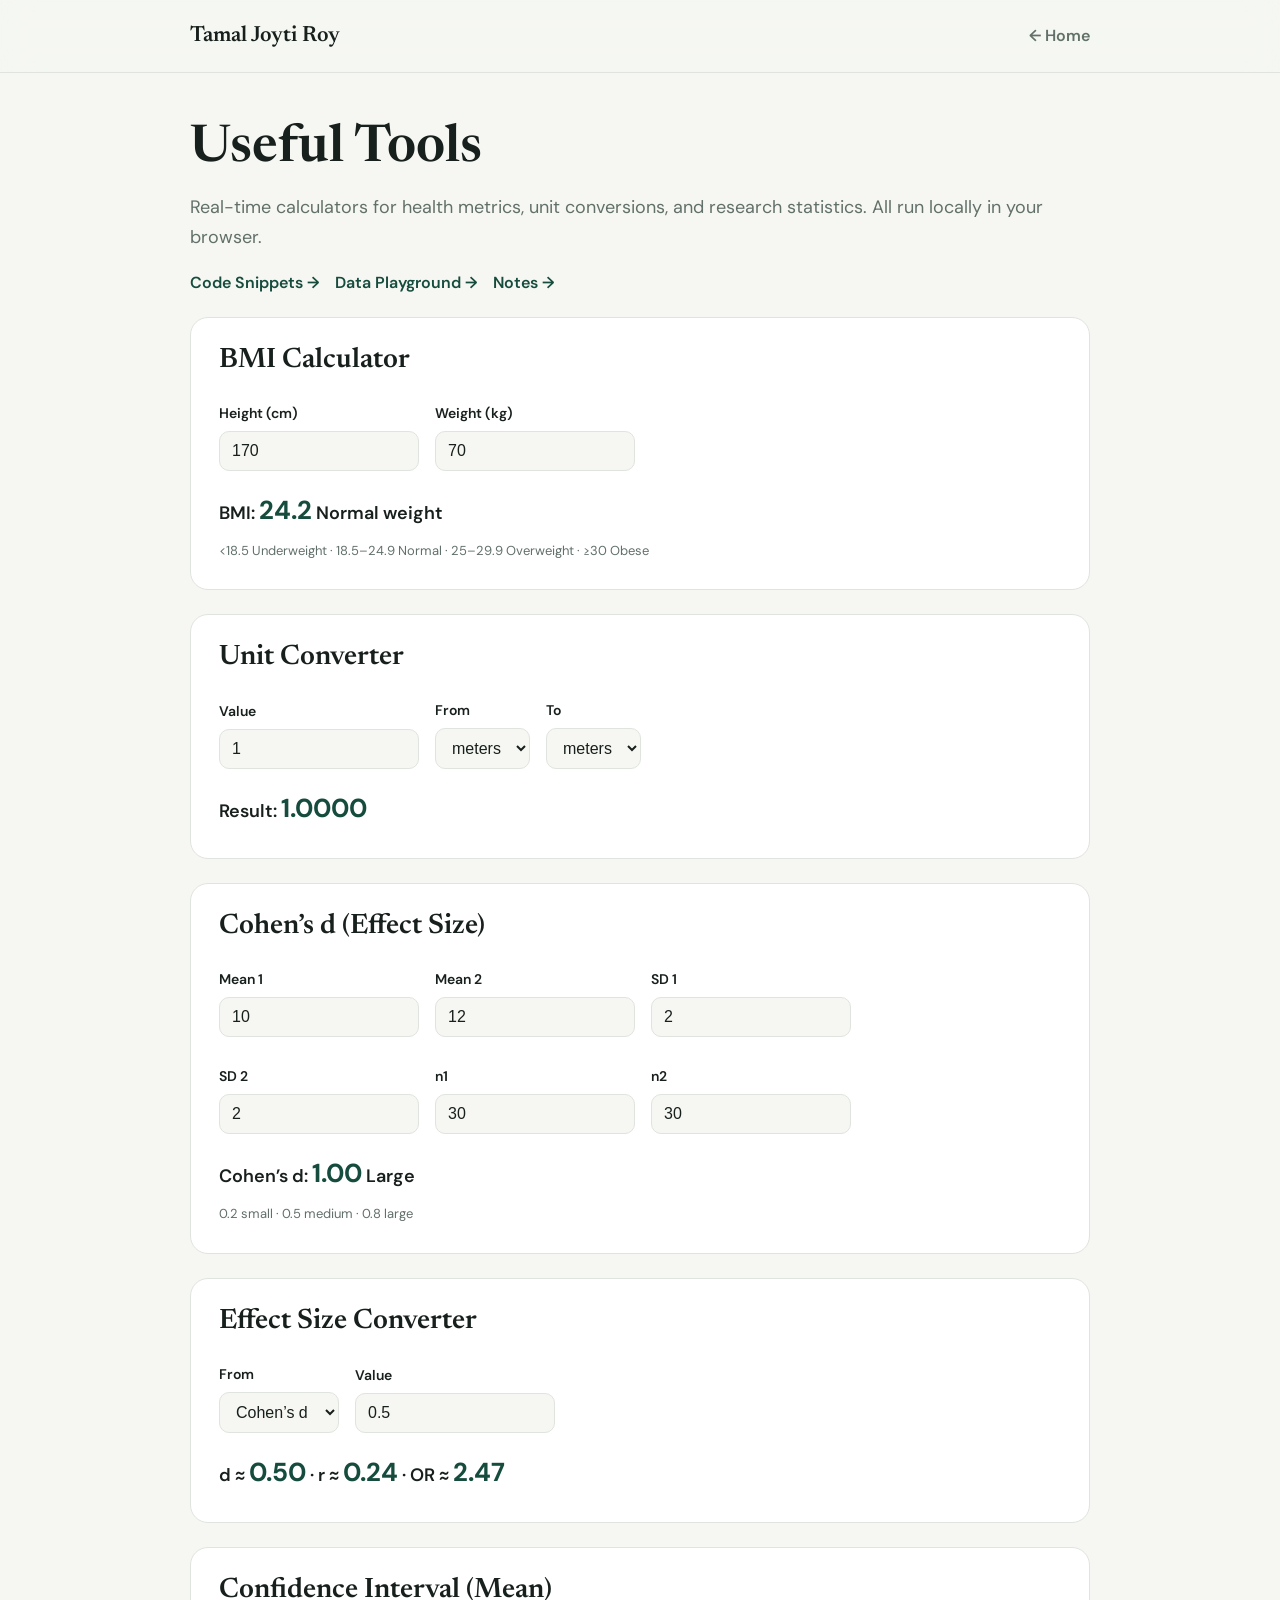
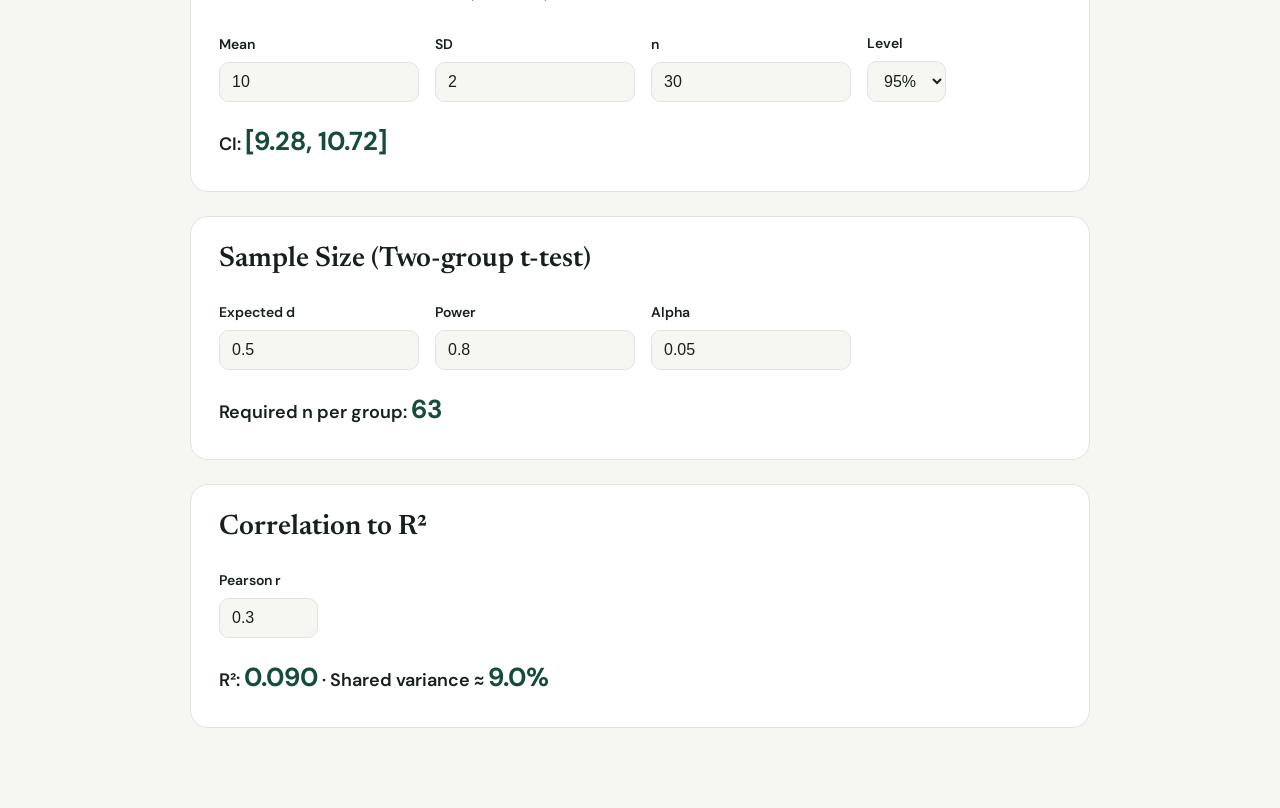
<file: tools.html>
<!doctype html>
<html lang="en">
<head>
  <meta charset="utf-8"><meta name="viewport" content="width=device-width,initial-scale=1">
  <meta name="description" content="Useful tools for data people — BMI, unit converter, effect sizes, confidence intervals, sample size, and more.">
  <title>Tools · Tamal Joyti Roy</title>
  <link rel="icon" href="favicon.svg" type="image/svg+xml">
  <link href="https://fonts.googleapis.com/css2?family=DM+Sans:wght@400;500;600;700&family=Newsreader:opsz,wght@6..72,500;6..72,600&display=swap" rel="stylesheet">
  <style>
    :root{--ink:#18201d;--muted:#62706a;--paper:#f6f7f2;--card:#fff;--accent:#a21d36;--green:#164c3d;--line:#dfe4de;--nav-bg:rgba(246,247,242,.9)}
    [data-theme="dark"]{--ink:#e8ece9;--muted:#a0aea8;--paper:#0f1613;--card:#1a2320;--accent:#e85d75;--green:#3d8c72;--line:#2a3530;--nav-bg:rgba(15,22,19,.92)}
    *{box-sizing:border-box}body{margin:0;background:var(--paper);color:var(--ink);font:16px/1.65 "DM Sans",sans-serif}
    a{color:inherit;text-decoration:none}.wrap{width:min(900px,calc(100% - 40px));margin:auto}
    nav{position:sticky;top:0;z-index:20;background:var(--nav-bg);backdrop-filter:blur(15px);border-bottom:1px solid var(--line)}
    nav .wrap{height:72px;display:flex;align-items:center;justify-content:space-between}
    .brand{font:600 22px Newsreader,serif}.back{font-weight:600;color:var(--muted)}
    header{padding:50px 0 20px}h1{font:600 clamp(36px,6vw,52px)/1 Newsreader,serif;margin:0 0 12px}.lead{color:var(--muted);font-size:18px}
    .tools{display:grid;gap:24px;padding-bottom:80px}
    .card{background:var(--card);border:1px solid var(--line);border-radius:18px;padding:28px}
    .card h2{font:600 28px Newsreader,serif;margin:0 0 16px}
    label{display:block;margin:12px 0 6px;font-weight:600;font-size:14px}
    input,select{width:100%;max-width:200px;padding:10px 12px;border:1px solid var(--line);border-radius:10px;background:var(--paper);color:var(--ink);font-size:16px}
    .row{display:flex;gap:16px;flex-wrap:wrap;align-items:end}
    .result{margin-top:18px;font-size:18px;font-weight:600}.result strong{color:var(--green);font-size:26px}
    .note{font-size:13px;color:var(--muted);margin-top:8px}
    .nav-links{display:flex;gap:16px;flex-wrap:wrap;margin-top:16px}.nav-links a{font-weight:600;color:var(--green)}
  </style>
</head>
<body>
<nav><div class="wrap"><a class="brand" href="index.html">Tamal Joyti Roy</a><a class="back" href="index.html">← Home</a></div></nav>
<header class="wrap">
  <h1>Useful Tools</h1>
  <p class="lead">Real-time calculators for health metrics, unit conversions, and research statistics. All run locally in your browser.</p>
  <div class="nav-links">
    <a href="snippets.html">Code Snippets →</a>
    <a href="playground.html">Data Playground →</a>
    <a href="notes.html">Notes →</a>
  </div>
</header>
<main class="tools wrap">
  <article class="card"><h2>BMI Calculator</h2>
    <div class="row"><div><label for="height">Height (cm)</label><input type="number" id="height" value="170"></div><div><label for="weight">Weight (kg)</label><input type="number" id="weight" value="70" step="0.1"></div></div>
    <div class="result">BMI: <strong id="bmi">24.2</strong> <span id="bmi-cat">Normal weight</span></div>
    <div class="note"><18.5 Underweight · 18.5–24.9 Normal · 25–29.9 Overweight · ≥30 Obese</div>
  </article>
  <article class="card"><h2>Unit Converter</h2>
    <div class="row"><div><label for="value">Value</label><input type="number" id="value" value="1"></div>
      <div><label for="from">From</label><select id="from"><option value="m">meters</option><option value="km">km</option><option value="ft">feet</option><option value="kg">kg</option><option value="lb">lb</option><option value="c">°C</option><option value="f">°F</option></select></div>
      <div><label for="to">To</label><select id="to"><option value="m">meters</option><option value="km">km</option><option value="ft">feet</option><option value="kg">kg</option><option value="lb">lb</option><option value="c">°C</option><option value="f">°F</option></select></div></div>
    <div class="result">Result: <strong id="conv">1</strong></div>
  </article>
  <article class="card"><h2>Cohen’s d (Effect Size)</h2>
    <div class="row"><div><label>Mean 1</label><input id="m1" type="number" value="10"></div><div><label>Mean 2</label><input id="m2" type="number" value="12"></div><div><label>SD 1</label><input id="sd1" type="number" value="2"></div><div><label>SD 2</label><input id="sd2" type="number" value="2"></div><div><label>n1</label><input id="n1" type="number" value="30"></div><div><label>n2</label><input id="n2" type="number" value="30"></div></div>
    <div class="result">Cohen’s d: <strong id="d-out">1.00</strong> <span id="d-interp">Large</span></div>
    <div class="note">0.2 small · 0.5 medium · 0.8 large</div>
  </article>
  <article class="card"><h2>Effect Size Converter</h2>
    <div class="row"><div><label>From</label><select id="es-type"><option value="d">Cohen’s d</option><option value="r">Pearson r</option><option value="or">Odds ratio</option></select></div><div><label>Value</label><input id="es-val" type="number" value="0.5" step="any"></div></div>
    <div class="result" id="es-results">d ≈ <strong>0.50</strong> · r ≈ <strong>0.24</strong> · OR ≈ <strong>2.48</strong></div>
  </article>
  <article class="card"><h2>Confidence Interval (Mean)</h2>
    <div class="row"><div><label>Mean</label><input id="ci-mean" type="number" value="10"></div><div><label>SD</label><input id="ci-sd" type="number" value="2"></div><div><label>n</label><input id="ci-n" type="number" value="30"></div><div><label>Level</label><select id="ci-level"><option value="0.95">95%</option><option value="0.99">99%</option><option value="0.90">90%</option></select></div></div>
    <div class="result">CI: <strong id="ci-out">[9.25, 10.75]</strong></div>
  </article>
  <article class="card"><h2>Sample Size (Two-group t-test)</h2>
    <div class="row"><div><label>Expected d</label><input id="d" type="number" value="0.5" step="0.1"></div><div><label>Power</label><input id="power" type="number" value="0.8" step="0.05"></div><div><label>Alpha</label><input id="alpha" type="number" value="0.05" step="0.01"></div></div>
    <div class="result">Required n per group: <strong id="n-out">64</strong></div>
  </article>
  <article class="card"><h2>Correlation to R²</h2>
    <div class="row"><div><label>Pearson r</label><input id="r-val" type="number" value="0.3" step="0.01" min="-1" max="1"></div></div>
    <div class="result">R²: <strong id="r2-out">0.09</strong> · Shared variance ≈ <strong id="pct-out">9%</strong></div>
  </article>
</main>
<script>
(function(){
  function $(id){return document.getElementById(id);}
  function calcBMI(){var h=$('height').value/100,w=+$('weight').value;if(!h||!w)return;var bmi=w/(h*h);$('bmi').textContent=bmi.toFixed(1);$('bmi-cat').textContent=bmi<18.5?'Underweight':bmi<25?'Normal weight':bmi<30?'Overweight':'Obese';}
  ['height','weight'].forEach(id=>$(id).oninput=calcBMI);calcBMI();
  var factors={m:1,km:1000,ft:0.3048,kg:1,lb:0.453592};
  function convert(){var v=+$('value').value,f=$('from').value,t=$('to').value;if(f==='c'||f==='f'){var c=f==='c'?v:(v-32)*5/9; $('conv').textContent=(t==='c'?c:c*9/5+32).toFixed(2);return;} if(!factors[f]||!factors[t])return;$('conv').textContent=(v*factors[f]/factors[t]).toFixed(4);}
  ['value','from','to'].forEach(id=>$(id).oninput=convert);convert();
  function calcD(){var m1=+$('m1').value,m2=+$('m2').value,s1=+$('sd1').value,s2=+$('sd2').value,n1=+$('n1').value,n2=+$('n2').value;var p=Math.sqrt(((n1-1)*s1*s1+(n2-1)*s2*s2)/(n1+n2-2));var d=(m2-m1)/p;$('d-out').textContent=d.toFixed(2);$('d-interp').textContent=Math.abs(d)<0.2?'Negligible':Math.abs(d)<0.5?'Small':Math.abs(d)<0.8?'Medium':'Large';}
  ['m1','m2','sd1','sd2','n1','n2'].forEach(id=>$(id).oninput=calcD);calcD();
  function convertES(){var type=$('es-type').value,val=+$('es-val').value,d,r,or;if(type==='d'){d=val;r=d/Math.sqrt(d*d+4);or=Math.exp(d*1.81);}else if(type==='r'){r=val;d=2*r/Math.sqrt(1-r*r);or=Math.exp(d*1.81);}else{or=val;d=Math.log(or)/1.81;r=d/Math.sqrt(d*d+4);}$('es-results').innerHTML='d ≈ <strong>'+d.toFixed(2)+'</strong> · r ≈ <strong>'+r.toFixed(2)+'</strong> · OR ≈ <strong>'+or.toFixed(2)+'</strong>';}
  ['es-type','es-val'].forEach(id=>$(id).oninput=convertES);convertES();
  function calcCI(){var m=+$('ci-mean').value,sd=+$('ci-sd').value,n=+$('ci-n').value,level=+$('ci-level').value;var z=level===0.99?2.576:level===0.90?1.645:1.96;var se=sd/Math.sqrt(n);$('ci-out').textContent='['+(m-z*se).toFixed(2)+', '+(m+z*se).toFixed(2)+']';}
  ['ci-mean','ci-sd','ci-n','ci-level'].forEach(id=>$(id).oninput=calcCI);calcCI();
  function calcN(){var d=+$('d').value,power=+$('power').value,alpha=+$('alpha').value;var za=alpha===0.01?2.576:1.96;var zb=power===0.9?1.282:power===0.95?1.645:0.842;$('n-out').textContent=Math.ceil(2*Math.pow((za+zb)/d,2));}
  ['d','power','alpha'].forEach(id=>$(id).oninput=calcN);calcN();
  function calcR2(){var r=+$('r-val').value;var r2=r*r;$('r2-out').textContent=r2.toFixed(3);$('pct-out').textContent=(r2*100).toFixed(1)+'%';}
  $('r-val').oninput=calcR2;calcR2();
})();
</script>
</body>
</html>
</file>
